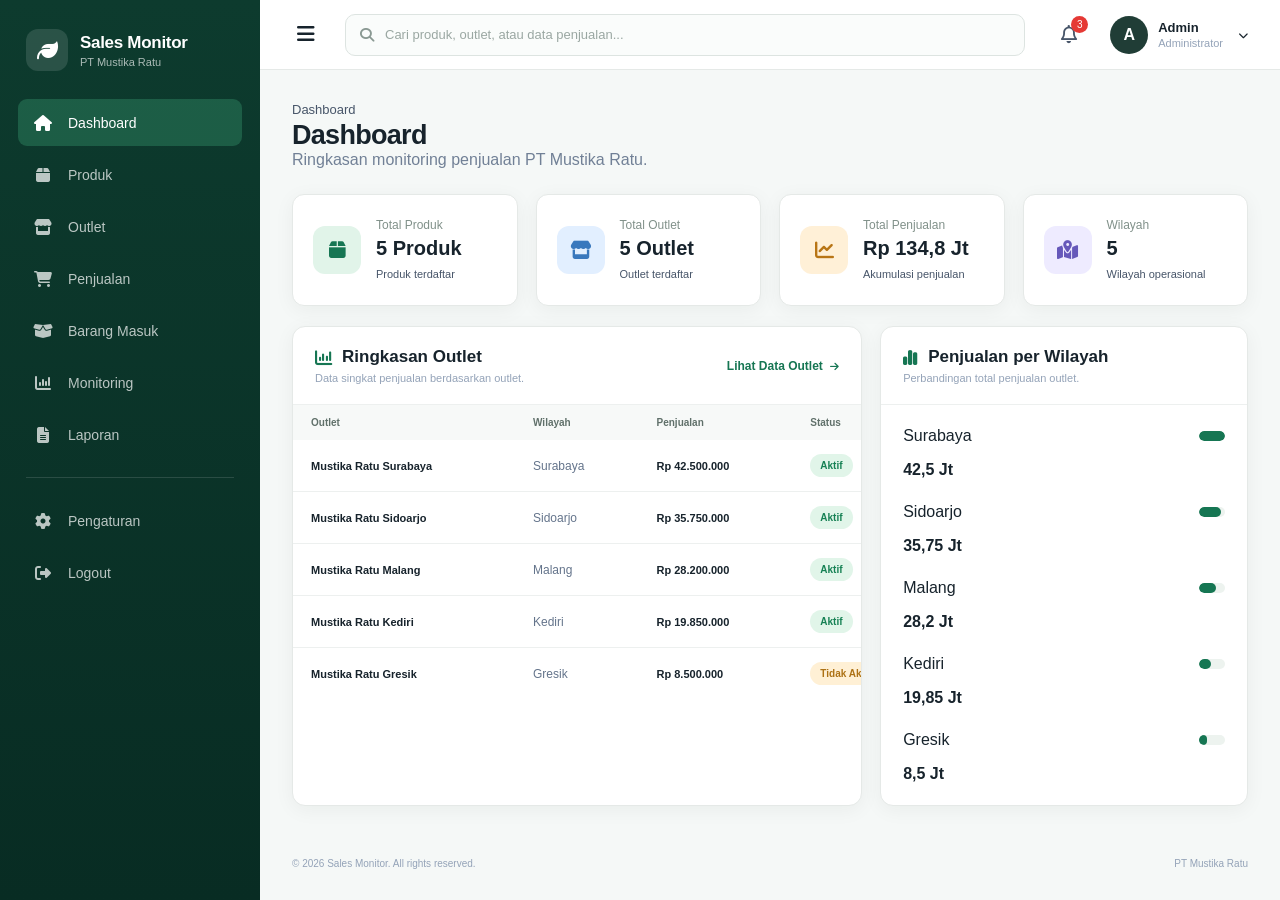
<file: index.html>
<!DOCTYPE html>
<html lang="id">
<head>
  <meta charset="UTF-8">
  <meta name="viewport" content="width=device-width, initial-scale=1.0">
  <title>Dashboard - Sales Monitor</title>
  <link rel="stylesheet" href="style.css">
  <script src="script.js" defer></script>
  <link rel="stylesheet" href="https://cdnjs.cloudflare.com/ajax/libs/font-awesome/6.5.2/css/all.min.css">
</head>
<body>
<div class="app">
  <aside class="sidebar">
    <div class="brand">
      <div class="brand-logo"><i class="fa-solid fa-leaf"></i></div>
      <div><h2>Sales Monitor</h2><span>PT Mustika Ratu</span></div>
    </div>
    <nav class="menu">
      <a href="index.html" class="menu-item active"><i class="fa-solid fa-house"></i><span>Dashboard</span></a>
      <a href="produk.html" class="menu-item"><i class="fa-solid fa-box"></i><span>Produk</span></a>
      <a href="outlet.html" class="menu-item"><i class="fa-solid fa-store"></i><span>Outlet</span></a>
    <a href="penjualan.html" class="menu-item">
    <i class="fa-solid fa-cart-shopping"></i>
    <span>Penjualan</span>
</a>
      <a href="barang-masuk.html" class="menu-item"><i class="fa-solid fa-box-open"></i><span>Barang Masuk</span></a>
      <a href="monitoring.html" class="menu-item"><i class="fa-solid fa-chart-column"></i><span>Monitoring</span></a>
      <a href="laporan.html" class="menu-item"><i class="fa-solid fa-file-lines"></i><span>Laporan</span></a>
      <div class="menu-divider"></div>
      <a href="pengaturan.html" class="menu-item"><i class="fa-solid fa-gear"></i><span>Pengaturan</span></a>
      <a href="#" class="menu-item" onclick="logout(event)">
    <i class="fa-solid fa-right-from-bracket"></i>
    <span>Logout</span>
</a>
    </nav>
  </aside>

  <main class="main-content">
    <header class="topbar">
      <button class="menu-btn" aria-label="Buka menu"><i class="fa-solid fa-bars"></i></button>
      <div class="search-box">
        <i class="fa-solid fa-magnifying-glass"></i>
        <input type="text" placeholder="Cari produk, outlet, atau data penjualan...">
      </div>
      <div class="topbar-right">
        <div class="notification"><i class="fa-regular fa-bell"></i><span>3</span></div>
        <div class="profile">
          <div class="profile-avatar">A</div>
          <div class="profile-info"><strong>Admin</strong><span>Administrator</span></div>
          <i class="fa-solid fa-chevron-down"></i>
        </div>
      </div>
    </header>

    <section class="content">
      <div class="page-header">
        <div>
          <div class="breadcrumb">Dashboard</div>
          <h1>Dashboard</h1>
          <p>Ringkasan monitoring penjualan PT Mustika Ratu.</p>
        </div>
      </div>

      <div class="summary-grid">
        <div class="summary-card">
          <div class="summary-icon green"><i class="fa-solid fa-box"></i></div>
          <div><span>Total Produk</span><strong>5 Produk</strong><small>Produk terdaftar</small></div>
        </div>
        <div class="summary-card">
          <div class="summary-icon blue"><i class="fa-solid fa-store"></i></div>
          <div><span>Total Outlet</span><strong>5 Outlet</strong><small>Outlet terdaftar</small></div>
        </div>
        <div class="summary-card">
          <div class="summary-icon orange"><i class="fa-solid fa-chart-line"></i></div>
          <div><span>Total Penjualan</span><strong>Rp 134,8 Jt</strong><small>Akumulasi penjualan</small></div>
        </div>
        <div class="summary-card">
          <div class="summary-icon purple"><i class="fa-solid fa-map-location-dot"></i></div>
          <div><span>Wilayah</span><strong>5</strong><small>Wilayah operasional</small></div>
        </div>
      </div>

      <div class="dashboard-grid">
        <section class="dashboard-card outlet-summary">
          <div class="dashboard-card-header">
            <div>
              <h2><i class="fa-solid fa-chart-column"></i> Ringkasan Outlet</h2>
              <p>Data singkat penjualan berdasarkan outlet.</p>
            </div>
            <a href="outlet.html" class="view-link">Lihat Data Outlet <i class="fa-solid fa-arrow-right"></i></a>
          </div>
          <div class="dashboard-table-wrap">
            <table class="dashboard-table">
              <thead><tr><th>Outlet</th><th>Wilayah</th><th>Penjualan</th><th>Status</th></tr></thead>
              <tbody>
                <tr><td><strong>Mustika Ratu Surabaya</strong></td><td>Surabaya</td><td><strong>Rp 42.500.000</strong></td><td><span class="stock-status available">Aktif</span></td></tr>
                <tr><td><strong>Mustika Ratu Sidoarjo</strong></td><td>Sidoarjo</td><td><strong>Rp 35.750.000</strong></td><td><span class="stock-status available">Aktif</span></td></tr>
                <tr><td><strong>Mustika Ratu Malang</strong></td><td>Malang</td><td><strong>Rp 28.200.000</strong></td><td><span class="stock-status available">Aktif</span></td></tr>
                <tr><td><strong>Mustika Ratu Kediri</strong></td><td>Kediri</td><td><strong>Rp 19.850.000</strong></td><td><span class="stock-status available">Aktif</span></td></tr>
                <tr><td><strong>Mustika Ratu Gresik</strong></td><td>Gresik</td><td><strong>Rp 8.500.000</strong></td><td><span class="stock-status low">Tidak Aktif</span></td></tr>
              </tbody>
            </table>
          </div>
        </section>

        <section class="dashboard-card sales-chart">
          <div class="dashboard-card-header">
            <div>
              <h2><i class="fa-solid fa-chart-simple"></i> Penjualan per Wilayah</h2>
              <p>Perbandingan total penjualan outlet.</p>
            </div>
          </div>
          <div class="bar-chart">
            <div class="bar-row"><span>Surabaya</span><div class="bar-track"><div class="bar-fill" style="width:100%"></div></div><strong>42,5 Jt</strong></div>
            <div class="bar-row"><span>Sidoarjo</span><div class="bar-track"><div class="bar-fill" style="width:84%"></div></div><strong>35,75 Jt</strong></div>
            <div class="bar-row"><span>Malang</span><div class="bar-track"><div class="bar-fill" style="width:66%"></div></div><strong>28,2 Jt</strong></div>
            <div class="bar-row"><span>Kediri</span><div class="bar-track"><div class="bar-fill" style="width:47%"></div></div><strong>19,85 Jt</strong></div>
            <div class="bar-row"><span>Gresik</span><div class="bar-track"><div class="bar-fill" style="width:20%"></div></div><strong>8,5 Jt</strong></div>
          </div>
        </section>
      </div>
    </section>

    <footer class="footer"><span>© 2026 Sales Monitor. All rights reserved.</span><span>PT Mustika Ratu</span></footer>
  </main>
</div>
<script>
function logout(event) {
    event.preventDefault();

    const yakin = confirm(
        "Apakah Anda yakin ingin logout?"
    );

    if (yakin) {
        window.location.href = "login.html";
    }
}
</script>
</body>
</html>
</file>
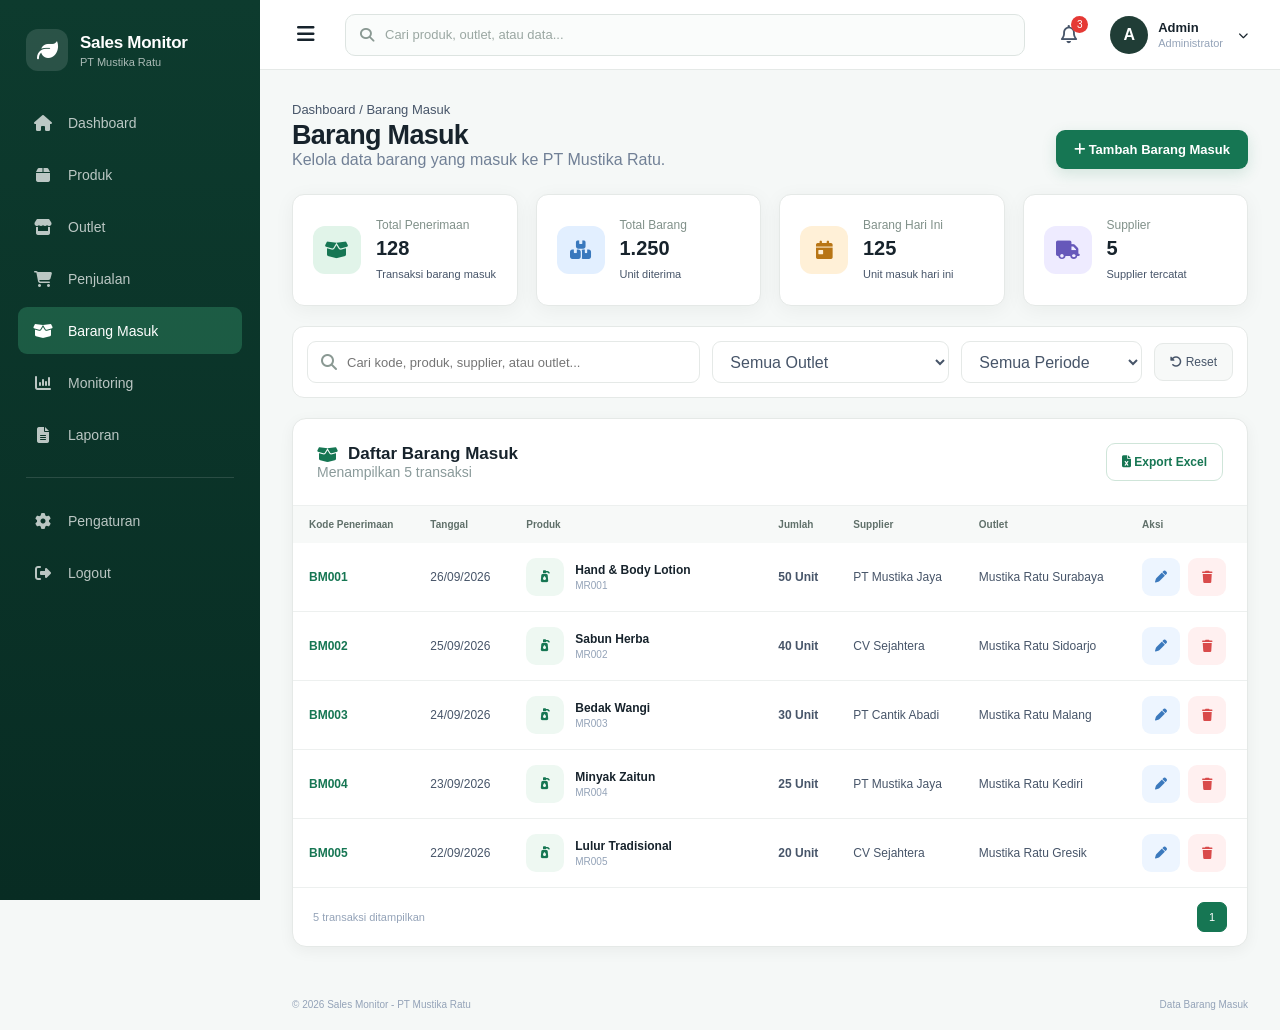
<file: barang-masuk.html>
<!DOCTYPE html>
<html lang="id">
<head>
    <meta charset="UTF-8">
    <meta name="viewport" content="width=device-width, initial-scale=1.0">
    <title>Barang Masuk - Sales Monitor</title>

    <link rel="stylesheet" href="style.css">
    <link rel="stylesheet"
          href="https://cdnjs.cloudflare.com/ajax/libs/font-awesome/6.5.2/css/all.min.css">
</head>

<body>
<div class="app">

    <!-- SIDEBAR -->
    <aside class="sidebar">
        <div class="brand">
            <div class="brand-logo">
                <i class="fa-solid fa-leaf"></i>
            </div>
            <div>
                <h2>Sales Monitor</h2>
                <span>PT Mustika Ratu</span>
            </div>
        </div>

        <nav class="menu">
            <a href="index.html" class="menu-item">
                <i class="fa-solid fa-house"></i>
                <span>Dashboard</span>
            </a>

            <a href="produk.html" class="menu-item">
                <i class="fa-solid fa-box"></i>
                <span>Produk</span>
            </a>

            <a href="outlet.html" class="menu-item">
                <i class="fa-solid fa-store"></i>
                <span>Outlet</span>
            </a>

            <a href="penjualan.html" class="menu-item">
                <i class="fa-solid fa-cart-shopping"></i>
                <span>Penjualan</span>
            </a>

            <a href="barang-masuk.html" class="menu-item active">
                <i class="fa-solid fa-box-open"></i>
                <span>Barang Masuk</span>
            </a>

            <a href="monitoring.html" class="menu-item">
                <i class="fa-solid fa-chart-column"></i>
                <span>Monitoring</span>
            </a>

            <a href="laporan.html" class="menu-item">
                <i class="fa-solid fa-file-lines"></i>
                <span>Laporan</span>
            </a>

            <div class="menu-divider"></div>

           <a href="pengaturan.html" class="menu-item">
                <i class="fa-solid fa-gear"></i>
                <span>Pengaturan</span>
            </a>

           <a href="#" class="menu-item" onclick="logout(event)">
    <i class="fa-solid fa-right-from-bracket"></i>
    <span>Logout</span>
</a>
        </nav>
    </aside>

    <!-- MAIN -->
    <main class="main-content">

        <!-- TOPBAR -->
        <header class="topbar">
            <button class="menu-btn" type="button">
                <i class="fa-solid fa-bars"></i>
            </button>

            <div class="search-box">
                <i class="fa-solid fa-magnifying-glass"></i>
                <input id="topSearch"
                       type="text"
                       placeholder="Cari produk, outlet, atau data...">
            </div>

            <div class="topbar-right">
                <div class="notification">
                    <i class="fa-regular fa-bell"></i>
                    <span>3</span>
                </div>

                <div class="profile">
                    <div class="profile-avatar">A</div>
                    <div class="profile-info">
                        <strong>Admin</strong>
                        <span>Administrator</span>
                    </div>
                    <i class="fa-solid fa-chevron-down"></i>
                </div>
            </div>
        </header>

        <section class="content">

            <!-- HEADER -->
            <div class="page-header">
                <div>
                    <div class="breadcrumb">Dashboard / Barang Masuk</div>
                    <h1>Barang Masuk</h1>
                    <p>Kelola data barang yang masuk ke PT Mustika Ratu.</p>
                </div>

                <button class="btn-primary" type="button" onclick="openIncomingModal()">
                    <i class="fa-solid fa-plus"></i>
                    Tambah Barang Masuk
                </button>
            </div>

            <!-- SUMMARY -->
            <div class="summary-grid">
                <div class="summary-card">
                    <div class="summary-icon green">
                        <i class="fa-solid fa-box-open"></i>
                    </div>
                    <div>
                        <span>Total Penerimaan</span>
                        <strong id="totalPenerimaan">128</strong>
                        <small>Transaksi barang masuk</small>
                    </div>
                </div>

                <div class="summary-card">
                    <div class="summary-icon blue">
                        <i class="fa-solid fa-boxes-stacked"></i>
                    </div>
                    <div>
                        <span>Total Barang</span>
                        <strong id="totalBarang">1.250</strong>
                        <small>Unit diterima</small>
                    </div>
                </div>

                <div class="summary-card">
                    <div class="summary-icon orange">
                        <i class="fa-solid fa-calendar-day"></i>
                    </div>
                    <div>
                        <span>Barang Hari Ini</span>
                        <strong id="barangHariIni">125</strong>
                        <small>Unit masuk hari ini</small>
                    </div>
                </div>

                <div class="summary-card">
                    <div class="summary-icon purple">
                        <i class="fa-solid fa-truck"></i>
                    </div>
                    <div>
                        <span>Supplier</span>
                        <strong id="totalSupplier">5</strong>
                        <small>Supplier tercatat</small>
                    </div>
                </div>
            </div>

            <!-- FILTER -->
            <div class="filter-section">
                <div class="filter-search">
                    <i class="fa-solid fa-magnifying-glass"></i>
                    <input id="incomingSearch"
                           type="text"
                           placeholder="Cari kode, produk, supplier, atau outlet...">
                </div>

                <select id="incomingOutlet">
                    <option value="">Semua Outlet</option>
                    <option>Mustika Ratu Surabaya</option>
                    <option>Mustika Ratu Sidoarjo</option>
                    <option>Mustika Ratu Malang</option>
                    <option>Mustika Ratu Kediri</option>
                    <option>Mustika Ratu Gresik</option>
                </select>

                <select id="incomingPeriod">
                    <option value="">Semua Periode</option>
                    <option value="hari">Hari Ini</option>
                    <option value="minggu">Minggu Ini</option>
                    <option value="bulan">Bulan Ini</option>
                </select>

                <button class="btn-reset" type="button" onclick="resetIncomingFilter()">
                    <i class="fa-solid fa-rotate-left"></i>
                    Reset
                </button>
            </div>

            <!-- TABLE -->
            <div class="table-card">
                <div class="table-header">
                    <div>
                        <h2>
                            <i class="fa-solid fa-box-open"></i>
                            Daftar Barang Masuk
                        </h2>
                        <p id="incomingCount">Menampilkan 5 transaksi</p>
                    </div>

                    <button class="btn-export" type="button" onclick="exportIncoming()">
                        <i class="fa-solid fa-file-excel"></i>
                        Export Excel
                    </button>
                </div>

                <div class="table-wrapper">
                    <table>
                        <thead>
                            <tr>
                                <th>Kode Penerimaan</th>
                                <th>Tanggal</th>
                                <th>Produk</th>
                                <th>Jumlah</th>
                                <th>Supplier</th>
                                <th>Outlet</th>
                                <th>Aksi</th>
                            </tr>
                        </thead>

                        <tbody id="incomingTable">
                            <tr>
                                <td><strong class="product-code">BM001</strong></td>
                                <td>26/09/2026</td>
                                <td>
                                    <div class="product-name">
                                        <div class="product-image">
                                            <i class="fa-solid fa-pump-soap"></i>
                                        </div>
                                        <div>
                                            <strong>Hand &amp; Body Lotion</strong>
                                            <span>MR001</span>
                                        </div>
                                    </div>
                                </td>
                                <td><strong>50 Unit</strong></td>
                                <td>PT Mustika Jaya</td>
                                <td>Mustika Ratu Surabaya</td>
                                <td>
                                    <div class="table-actions">
                                        <button class="edit-btn" type="button" title="Edit">
                                            <i class="fa-solid fa-pen"></i>
                                        </button>
                                        <button class="delete-btn" type="button" title="Hapus">
                                            <i class="fa-solid fa-trash"></i>
                                        </button>
                                    </div>
                                </td>
                            </tr>

                            <tr>
                                <td><strong class="product-code">BM002</strong></td>
                                <td>25/09/2026</td>
                                <td>
                                    <div class="product-name">
                                        <div class="product-image">
                                            <i class="fa-solid fa-pump-soap"></i>
                                        </div>
                                        <div>
                                            <strong>Sabun Herba</strong>
                                            <span>MR002</span>
                                        </div>
                                    </div>
                                </td>
                                <td><strong>40 Unit</strong></td>
                                <td>CV Sejahtera</td>
                                <td>Mustika Ratu Sidoarjo</td>
                                <td>
                                    <div class="table-actions">
                                        <button class="edit-btn" type="button"><i class="fa-solid fa-pen"></i></button>
                                        <button class="delete-btn" type="button"><i class="fa-solid fa-trash"></i></button>
                                    </div>
                                </td>
                            </tr>

                            <tr>
                                <td><strong class="product-code">BM003</strong></td>
                                <td>24/09/2026</td>
                                <td>
                                    <div class="product-name">
                                        <div class="product-image">
                                            <i class="fa-solid fa-pump-soap"></i>
                                        </div>
                                        <div>
                                            <strong>Bedak Wangi</strong>
                                            <span>MR003</span>
                                        </div>
                                    </div>
                                </td>
                                <td><strong>30 Unit</strong></td>
                                <td>PT Cantik Abadi</td>
                                <td>Mustika Ratu Malang</td>
                                <td>
                                    <div class="table-actions">
                                        <button class="edit-btn" type="button"><i class="fa-solid fa-pen"></i></button>
                                        <button class="delete-btn" type="button"><i class="fa-solid fa-trash"></i></button>
                                    </div>
                                </td>
                            </tr>

                            <tr>
                                <td><strong class="product-code">BM004</strong></td>
                                <td>23/09/2026</td>
                                <td>
                                    <div class="product-name">
                                        <div class="product-image">
                                            <i class="fa-solid fa-pump-soap"></i>
                                        </div>
                                        <div>
                                            <strong>Minyak Zaitun</strong>
                                            <span>MR004</span>
                                        </div>
                                    </div>
                                </td>
                                <td><strong>25 Unit</strong></td>
                                <td>PT Mustika Jaya</td>
                                <td>Mustika Ratu Kediri</td>
                                <td>
                                    <div class="table-actions">
                                        <button class="edit-btn" type="button"><i class="fa-solid fa-pen"></i></button>
                                        <button class="delete-btn" type="button"><i class="fa-solid fa-trash"></i></button>
                                    </div>
                                </td>
                            </tr>

                            <tr>
                                <td><strong class="product-code">BM005</strong></td>
                                <td>22/09/2026</td>
                                <td>
                                    <div class="product-name">
                                        <div class="product-image">
                                            <i class="fa-solid fa-pump-soap"></i>
                                        </div>
                                        <div>
                                            <strong>Lulur Tradisional</strong>
                                            <span>MR005</span>
                                        </div>
                                    </div>
                                </td>
                                <td><strong>20 Unit</strong></td>
                                <td>CV Sejahtera</td>
                                <td>Mustika Ratu Gresik</td>
                                <td>
                                    <div class="table-actions">
                                        <button class="edit-btn" type="button"><i class="fa-solid fa-pen"></i></button>
                                        <button class="delete-btn" type="button"><i class="fa-solid fa-trash"></i></button>
                                    </div>
                                </td>
                            </tr>
                        </tbody>
                    </table>
                </div>

                <div class="table-footer">
                    <span id="footerCount">5 transaksi ditampilkan</span>
                    <div class="pagination">
                        <button class="active" type="button">1</button>
                    </div>
                </div>
            </div>

        </section>

        <footer class="footer">
            <span>© 2026 Sales Monitor - PT Mustika Ratu</span>
            <span>Data Barang Masuk</span>
        </footer>
    </main>
</div>

<!-- MODAL -->
<div class="modal-overlay" id="incomingModal">
    <div class="product-modal">
        <div class="modal-header">
            <div>
                <h2>Tambah Barang Masuk</h2>
                <p>Masukkan data penerimaan barang baru.</p>
            </div>
            <button class="modal-close" type="button" onclick="closeIncomingModal()">
                <i class="fa-solid fa-xmark"></i>
            </button>
        </div>

        <div class="form-grid">
            <div class="form-group">
                <label>Kode Penerimaan</label>
                <input id="bmKode" type="text" placeholder="Contoh: BM006">
            </div>

            <div class="form-group">
                <label>Tanggal</label>
                <input id="bmTanggal" type="date">
            </div>

            <div class="form-group">
                <label>Produk</label>
                <select id="bmProduk">
                    <option>Hand & Body Lotion</option>
                    <option>Sabun Herba</option>
                    <option>Bedak Wangi</option>
                    <option>Minyak Zaitun</option>
                    <option>Lulur Tradisional</option>
                </select>
            </div>

            <div class="form-group">
                <label>Jumlah</label>
                <input id="bmJumlah" type="number" min="1" placeholder="Jumlah unit">
            </div>

            <div class="form-group">
                <label>Supplier</label>
                <input id="bmSupplier" type="text" placeholder="Nama supplier">
            </div>

            <div class="form-group">
                <label>Outlet</label>
                <select id="bmOutlet">
                    <option>Mustika Ratu Surabaya</option>
                    <option>Mustika Ratu Sidoarjo</option>
                    <option>Mustika Ratu Malang</option>
                    <option>Mustika Ratu Kediri</option>
                    <option>Mustika Ratu Gresik</option>
                </select>
            </div>
        </div>

        <div class="modal-footer">
            <button class="btn-cancel" type="button" onclick="closeIncomingModal()">Batal</button>
            <button class="btn-primary" type="button" onclick="saveIncoming()">Simpan</button>
        </div>
    </div>
</div>

<script>
function openIncomingModal() {
    document.getElementById("incomingModal").classList.add("show");
}

function closeIncomingModal() {
    document.getElementById("incomingModal").classList.remove("show");
}

function applyIncomingFilter() {
    const keyword = document.getElementById("incomingSearch").value.toLowerCase().trim();
    const outlet = document.getElementById("incomingOutlet").value.toLowerCase();
    const rows = document.querySelectorAll("#incomingTable tr");
    let count = 0;

    rows.forEach(row => {
        const text = row.innerText.toLowerCase();
        const cocokSearch = !keyword || text.includes(keyword);
        const cocokOutlet = !outlet || text.includes(outlet);

        const tampil = cocokSearch && cocokOutlet;
        row.style.display = tampil ? "" : "none";

        if (tampil) count++;
    });

    document.getElementById("incomingCount").textContent =
        `Menampilkan ${count} transaksi`;

    document.getElementById("footerCount").textContent =
        `${count} transaksi ditampilkan`;
}

function resetIncomingFilter() {
    document.getElementById("incomingSearch").value = "";
    document.getElementById("incomingOutlet").value = "";
    document.getElementById("incomingPeriod").value = "";
    applyIncomingFilter();
}

function saveIncoming() {
    const kode = document.getElementById("bmKode").value.trim();
    const tanggal = document.getElementById("bmTanggal").value;
    const produk = document.getElementById("bmProduk").value;
    const jumlah = document.getElementById("bmJumlah").value;
    const supplier = document.getElementById("bmSupplier").value.trim();
    const outlet = document.getElementById("bmOutlet").value;

    if (!kode || !tanggal || !jumlah || !supplier) {
        alert("Lengkapi data barang masuk terlebih dahulu.");
        return;
    }

    const tanggalTampil = new Date(tanggal + "T00:00:00")
        .toLocaleDateString("id-ID");

    const kodeProduk = {
        "Hand & Body Lotion": "MR001",
        "Sabun Herba": "MR002",
        "Bedak Wangi": "MR003",
        "Minyak Zaitun": "MR004",
        "Lulur Tradisional": "MR005"
    }[produk];

    const row = document.createElement("tr");
    row.innerHTML = `
        <td><strong class="product-code">${kode}</strong></td>
        <td>${tanggalTampil}</td>
        <td>
            <div class="product-name">
                <div class="product-image">
                    <i class="fa-solid fa-pump-soap"></i>
                </div>
                <div>
                    <strong>${produk}</strong>
                    <span>${kodeProduk}</span>
                </div>
            </div>
        </td>
        <td><strong>${Number(jumlah).toLocaleString("id-ID")} Unit</strong></td>
        <td>${supplier}</td>
        <td>${outlet}</td>
        <td>
            <div class="table-actions">
                <button class="edit-btn" type="button">
                    <i class="fa-solid fa-pen"></i>
                </button>
                <button class="delete-btn" type="button"
                        onclick="this.closest('tr').remove(); applyIncomingFilter();">
                    <i class="fa-solid fa-trash"></i>
                </button>
            </div>
        </td>
    `;

    document.getElementById("incomingTable").prepend(row);

    closeIncomingModal();
    applyIncomingFilter();

    document.getElementById("bmKode").value = "";
    document.getElementById("bmTanggal").value = "";
    document.getElementById("bmJumlah").value = "";
    document.getElementById("bmSupplier").value = "";

    alert("Barang masuk berhasil ditambahkan.");
}

function exportIncoming() {
    alert("Fitur Export Excel bisa disambungkan setelah data barang masuk sudah final.");
}

document.addEventListener("DOMContentLoaded", function () {
    document.getElementById("incomingSearch")
        .addEventListener("input", applyIncomingFilter);

    document.getElementById("incomingOutlet")
        .addEventListener("change", applyIncomingFilter);

    document.querySelector(".menu-btn")
        ?.addEventListener("click", function () {
            document.querySelector(".sidebar")?.classList.toggle("open");
        });
});
</script>

<script>
function logout(event) {
    event.preventDefault();

    const yakin = confirm(
        "Apakah Anda yakin ingin logout?"
    );

    if (yakin) {
        window.location.href = "login.html";
    }
}
</script>
</body>
</html>
</file>
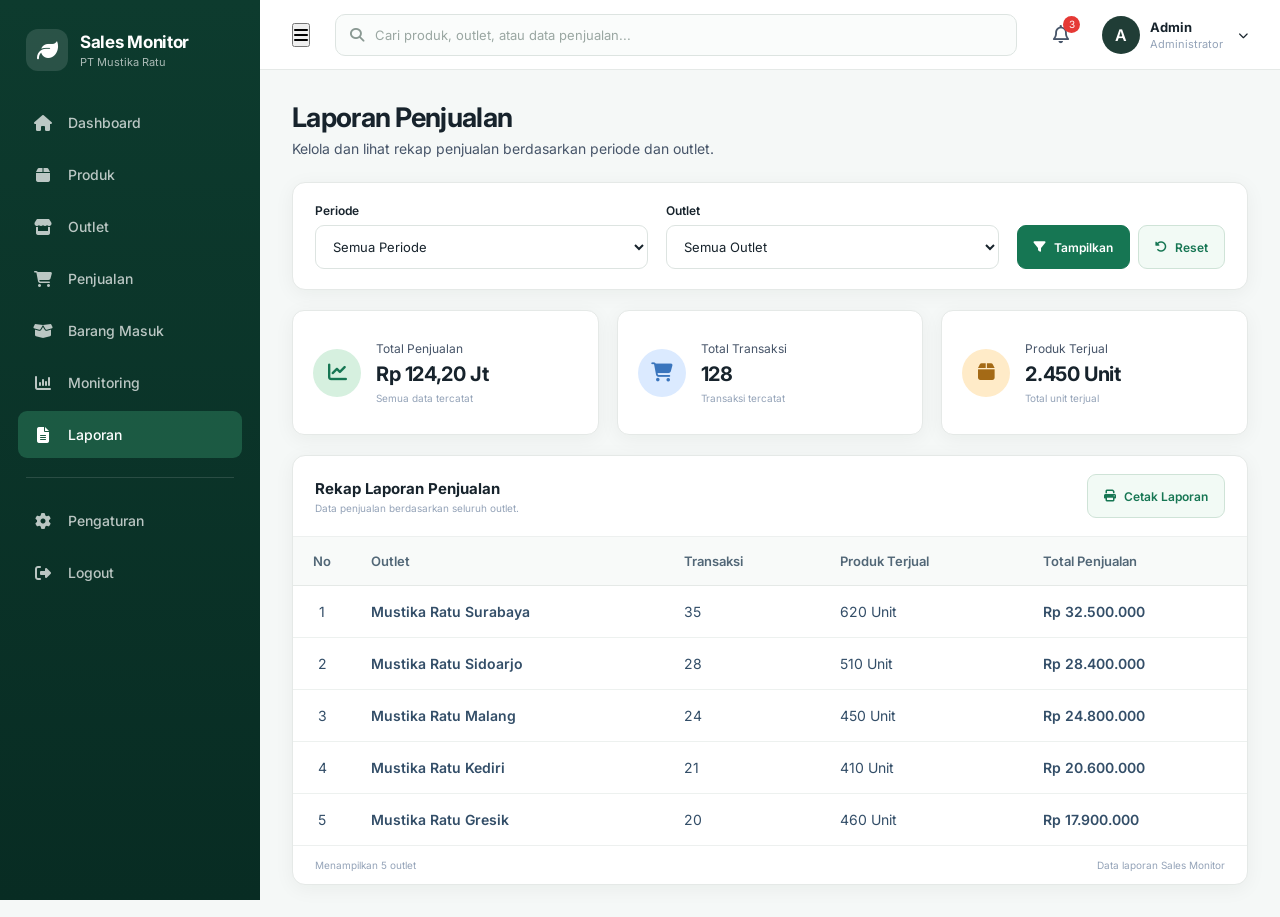
<file: laporan.html>
<!DOCTYPE html>
<html lang="id">
<head>
    <meta charset="UTF-8">
    <meta name="viewport" content="width=device-width, initial-scale=1.0">
    <title>Laporan - Sales Monitor</title>

    <!-- Font & Icon yang sama dengan Dashboard -->
    <link rel="preconnect" href="https://fonts.googleapis.com">
    <link rel="preconnect" href="https://fonts.gstatic.com" crossorigin>
    <link href="https://fonts.googleapis.com/css2?family=Inter:wght@400;500;600;700&display=swap" rel="stylesheet">
    <link rel="stylesheet" href="https://cdnjs.cloudflare.com/ajax/libs/font-awesome/6.5.2/css/all.min.css">
    <link rel="stylesheet" href="style.css">

    <style>
        /* =====================================================
           LAPORAN - MENYESUAIKAN LAYOUT DASHBOARD
        ===================================================== */
        .report-content {
            padding: 32px;
            width: 100%;
        }

        .report-header {
            display: flex;
            align-items: flex-end;
            justify-content: space-between;
            gap: 20px;
            margin-bottom: 25px;
        }

        .report-header h1 {
            font-size: 27px;
            line-height: 1.2;
            letter-spacing: -0.7px;
            color: var(--text-dark);
        }

        .report-header p {
            margin-top: 6px;
            font-size: 14px;
            color: var(--text);
        }

        /* FILTER */
        .report-filter {
            background: #fff;
            border: 1px solid var(--border);
            border-radius: 13px;
            box-shadow: var(--shadow);
            padding: 20px 22px;
            margin-bottom: 20px;
            display: grid;
            grid-template-columns: minmax(0, 1fr) minmax(0, 1fr) auto;
            gap: 18px;
            align-items: end;
        }

        .report-filter-group {
            display: flex;
            flex-direction: column;
            gap: 7px;
            min-width: 0;
        }

        .report-filter-group label {
            color: var(--text-dark);
            font-size: 12px;
            font-weight: 600;
        }

        .report-filter-group select {
            width: 100%;
            height: 44px;
            padding: 0 13px;
            border: 1px solid #dde4e1;
            border-radius: 9px;
            background: #fff;
            color: var(--text-dark);
            font: 400 13px "Inter", sans-serif;
            outline: none;
            cursor: pointer;
        }

        .report-filter-group select:focus {
            border-color: var(--green);
            box-shadow: 0 0 0 3px rgba(22,118,83,.08);
        }

        .report-filter-actions {
            display: flex;
            gap: 8px;
        }

        .report-btn {
            height: 44px;
            padding: 0 16px;
            border-radius: 9px;
            border: 1px solid #cfe3d7;
            background: #f2faf5;
            color: var(--green);
            font: 600 12px "Inter", sans-serif;
            display: inline-flex;
            align-items: center;
            justify-content: center;
            gap: 8px;
            cursor: pointer;
            white-space: nowrap;
            transition: .2s ease;
        }

        .report-btn.primary {
            color: #fff;
            background: var(--green);
            border-color: var(--green);
        }

        .report-btn.primary:hover {
            background: var(--green-dark);
        }

        .report-btn.secondary:hover {
            background: var(--green-light);
        }

        /* SUMMARY - SAMA SEPERTI DASHBOARD */
        .report-summary {
            display: grid;
            grid-template-columns: repeat(3, minmax(0, 1fr));
            gap: 18px;
            margin-bottom: 20px;
        }

        .report-stat {
            min-height: 125px;
            background: #fff;
            border: 1px solid var(--border);
            border-radius: 12px;
            padding: 20px;
            display: flex;
            align-items: center;
            gap: 15px;
            box-shadow: var(--shadow);
        }

        .report-stat-icon {
            width: 48px;
            height: 48px;
            flex: 0 0 48px;
            border-radius: 50%;
            display: flex;
            align-items: center;
            justify-content: center;
            font-size: 19px;
        }

        .report-stat.sales .report-stat-icon {
            background: #d6f0df;
            color: var(--green);
        }

        .report-stat.transaction .report-stat-icon {
            background: #dbeaff;
            color: #3a75bd;
        }

        .report-stat.product .report-stat-icon {
            background: #ffebc8;
            color: #a46a16;
        }

        .report-stat-text {
            min-width: 0;
        }

        .report-stat-text span {
            display: block;
            color: var(--text);
            font-size: 12px;
            margin-bottom: 6px;
        }

        .report-stat-text strong {
            display: block;
            color: var(--text-dark);
            font-size: 20px;
            line-height: 1.2;
            letter-spacing: -0.4px;
        }

        .report-stat-text small {
            display: block;
            margin-top: 6px;
            color: var(--text-light);
            font-size: 10px;
        }

        /* TABLE CARD - SAMA DENGAN CARD DASHBOARD */
        .report-table-card {
            background: #fff;
            border: 1px solid var(--border);
            border-radius: 13px;
            box-shadow: var(--shadow);
            overflow: hidden;
        }

        .report-table-header {
            min-height: 65px;
            padding: 18px 22px;
            display: flex;
            align-items: center;
            justify-content: space-between;
            gap: 15px;
            border-bottom: 1px solid #edf0ef;
        }

        .report-table-title h2 {
            font-size: 15px;
            color: var(--text-dark);
        }

        .report-table-title p {
            margin-top: 4px;
            color: var(--text-light);
            font-size: 10px;
        }

        .report-table-wrap {
            width: 100%;
            overflow-x: auto;
        }

        .report-table {
            width: 100%;
            min-width: 760px;
            border-collapse: collapse;
        }

        .report-table th {
            padding: 13px 18px;
            background: #f8faf9;
            border-bottom: 1px solid var(--border);
            color: var(--text);
            font-size: 11px;
            font-weight: 600;
            text-align: left;
            white-space: nowrap;
        }

        .report-table td {
            padding: 15px 18px;
            border-bottom: 1px solid #edf1ef;
            color: var(--text);
            font-size: 12px;
            vertical-align: middle;
        }

        .report-table tbody tr:last-child td {
            border-bottom: none;
        }

        .report-table tbody tr:hover {
            background: #fbfdfc;
        }

        .report-table .number {
            width: 55px;
            text-align: center;
            color: var(--text-light);
        }

        .report-table .outlet-name {
            color: var(--text-dark);
            font-weight: 600;
        }

        .report-table .money {
            color: var(--text-dark);
            font-weight: 600;
            white-space: nowrap;
        }

        .report-table .center {
            text-align: center;
        }

        .empty-row td {
            padding: 35px 18px;
            text-align: center;
            color: var(--text-light);
        }

        .report-footer {
            padding: 13px 22px;
            border-top: 1px solid #edf0ef;
            color: var(--text-light);
            font-size: 10px;
            display: flex;
            justify-content: space-between;
            gap: 12px;
        }

        /* NOTIFICATION */
        .report-toast {
            position: fixed;
            right: 28px;
            bottom: 25px;
            z-index: 999;
            background: #173e33;
            color: #fff;
            padding: 12px 16px;
            border-radius: 9px;
            box-shadow: 0 8px 25px rgba(15,35,28,.18);
            font-size: 12px;
            opacity: 0;
            transform: translateY(10px);
            pointer-events: none;
            transition: .2s ease;
        }

        .report-toast.show {
            opacity: 1;
            transform: translateY(0);
        }

        /* RESPONSIVE */
        @media (max-width: 1200px) {
            .report-filter {
                grid-template-columns: repeat(2, minmax(0, 1fr));
            }

            .report-filter-actions {
                grid-column: 1 / -1;
            }

            .report-filter-actions .report-btn {
                flex: 1;
            }
        }

        @media (max-width: 900px) {
            .report-summary {
                grid-template-columns: 1fr;
            }
        }

        @media (max-width: 768px) {
            .report-content {
                padding: 20px;
            }

            .report-header {
                align-items: flex-start;
                flex-direction: column;
            }

            .report-filter {
                grid-template-columns: 1fr;
                padding: 18px;
            }

            .report-filter-actions {
                grid-column: auto;
            }

            .report-table-header {
                align-items: flex-start;
                flex-direction: column;
            }

            .report-table-header .report-btn {
                width: 100%;
            }

            .report-footer {
                flex-direction: column;
            }
        }

        /* CETAK */
        @media print {
            body {
                background: #fff !important;
            }

            .sidebar,
            .topbar,
            .report-filter,
            .report-table-header .report-btn,
            .report-toast {
                display: none !important;
            }

            .main-content {
                width: 100% !important;
                margin: 0 !important;
            }

            .report-content {
                padding: 0 !important;
            }

            .report-header {
                margin-bottom: 20px;
            }

            .report-table-card,
            .report-stat {
                box-shadow: none !important;
            }
        }
    </style>
</head>

<body>
<div class="app">

    <!-- SIDEBAR -->
    <aside class="sidebar">
        <div class="brand">
            <div class="brand-logo">
                <i class="fa-solid fa-leaf"></i>
            </div>
            <div>
                <h2>Sales Monitor</h2>
                <span>PT Mustika Ratu</span>
            </div>
        </div>

        <nav class="menu">
            <a href="index.html" class="menu-item">
                <i class="fa-solid fa-house"></i>
                <span>Dashboard</span>
            </a>
            <a href="produk.html" class="menu-item">
                <i class="fa-solid fa-box"></i>
                <span>Produk</span>
            </a>
            <a href="outlet.html" class="menu-item">
                <i class="fa-solid fa-store"></i>
                <span>Outlet</span>
            </a>
            <a href="penjualan.html" class="menu-item">
                <i class="fa-solid fa-cart-shopping"></i>
                <span>Penjualan</span>
            </a>
            <a href="barang-masuk.html" class="menu-item">
                <i class="fa-solid fa-box-open"></i>
                <span>Barang Masuk</span>
            </a>
            <a href="monitoring.html" class="menu-item">
                <i class="fa-solid fa-chart-column"></i>
                <span>Monitoring</span>
            </a>
            <a href="laporan.html" class="menu-item active">
                <i class="fa-solid fa-file-lines"></i>
                <span>Laporan</span>
            </a>

            <div class="menu-divider"></div>

            <a href="pengaturan.html" class="menu-item">
                <i class="fa-solid fa-gear"></i>
                <span>Pengaturan</span>
            </a>
            <a href="#" class="menu-item" onclick="logout(event)">
    <i class="fa-solid fa-right-from-bracket"></i>
    <span>Logout</span>
</a>
            </a>
        </nav>
    </aside>

    <!-- MAIN -->
    <main class="main-content">

        <!-- TOPBAR -->
        <header class="topbar">
            <button class="menu-toggle" type="button" aria-label="Buka menu">
                <i class="fa-solid fa-bars"></i>
            </button>

            <div class="search-box">
                <i class="fa-solid fa-magnifying-glass"></i>
                <input type="text" placeholder="Cari produk, outlet, atau data penjualan..." aria-label="Pencarian">
            </div>

            <div class="topbar-right">
                <div class="notification">
                    <i class="fa-regular fa-bell"></i>
                    <span>3</span>
                </div>

                <div class="profile">
                    <div class="profile-avatar">A</div>
                    <div class="profile-info">
                        <strong>Admin</strong>
                        <span>Administrator</span>
                    </div>
                    <i class="fa-solid fa-chevron-down"></i>
                </div>
            </div>
        </header>

        <!-- CONTENT -->
        <section class="report-content">

            <div class="report-header">
                <div>
                    <h1>Laporan Penjualan</h1>
                    <p>Kelola dan lihat rekap penjualan berdasarkan periode dan outlet.</p>
                </div>
            </div>

            <!-- FILTER -->
            <div class="report-filter">
                <div class="report-filter-group">
                    <label for="periodeLaporan">Periode</label>
                    <select id="periodeLaporan">
                        <option value="semua">Semua Periode</option>
                        <option value="hari">Hari Ini</option>
                        <option value="minggu">Minggu Ini</option>
                        <option value="bulan">Bulan Ini</option>
                    </select>
                </div>

                <div class="report-filter-group">
                    <label for="outletLaporan">Outlet</label>
                    <select id="outletLaporan">
                        <option value="semua">Semua Outlet</option>
                        <option value="Mustika Ratu Surabaya">Mustika Ratu Surabaya</option>
                        <option value="Mustika Ratu Sidoarjo">Mustika Ratu Sidoarjo</option>
                        <option value="Mustika Ratu Malang">Mustika Ratu Malang</option>
                        <option value="Mustika Ratu Kediri">Mustika Ratu Kediri</option>
                        <option value="Mustika Ratu Gresik">Mustika Ratu Gresik</option>
                    </select>
                </div>

                <div class="report-filter-actions">
                    <button class="report-btn primary" type="button" onclick="filterLaporan()">
                        <i class="fa-solid fa-filter"></i>
                        Tampilkan
                    </button>
                    <button class="report-btn secondary" type="button" onclick="resetLaporan()">
                        <i class="fa-solid fa-rotate-left"></i>
                        Reset
                    </button>
                </div>
            </div>

            <!-- SUMMARY -->
            <div class="report-summary">
                <div class="report-stat sales">
                    <div class="report-stat-icon">
                        <i class="fa-solid fa-chart-line"></i>
                    </div>
                    <div class="report-stat-text">
                        <span>Total Penjualan</span>
                        <strong id="totalPenjualan">Rp 124,20 Jt</strong>
                        <small id="periodeText">Semua data tercatat</small>
                    </div>
                </div>

                <div class="report-stat transaction">
                    <div class="report-stat-icon">
                        <i class="fa-solid fa-cart-shopping"></i>
                    </div>
                    <div class="report-stat-text">
                        <span>Total Transaksi</span>
                        <strong id="totalTransaksi">128</strong>
                        <small>Transaksi tercatat</small>
                    </div>
                </div>

                <div class="report-stat product">
                    <div class="report-stat-icon">
                        <i class="fa-solid fa-box"></i>
                    </div>
                    <div class="report-stat-text">
                        <span>Produk Terjual</span>
                        <strong id="produkTerjual">2.450 Unit</strong>
                        <small>Total unit terjual</small>
                    </div>
                </div>
            </div>

            <!-- TABLE -->
            <section class="report-table-card">
                <div class="report-table-header">
                    <div class="report-table-title">
                        <h2>Rekap Laporan Penjualan</h2>
                        <p id="tableSubtitle">Data penjualan berdasarkan outlet.</p>
                    </div>

                    <button class="report-btn secondary" type="button" onclick="window.print()">
                        <i class="fa-solid fa-print"></i>
                        Cetak Laporan
                    </button>
                </div>

                <div class="report-table-wrap">
                    <table class="report-table" id="laporanTable">
                        <thead>
                            <tr>
                                <th>No</th>
                                <th>Outlet</th>
                                <th>Transaksi</th>
                                <th>Produk Terjual</th>
                                <th>Total Penjualan</th>
                            </tr>
                        </thead>
                        <tbody>
                            <tr data-outlet="Mustika Ratu Surabaya" data-sales="32500000" data-transactions="35" data-products="620">
                                <td class="number">1</td>
                                <td class="outlet-name">Mustika Ratu Surabaya</td>
                                <td>35</td>
                                <td>620 Unit</td>
                                <td class="money">Rp 32.500.000</td>
                            </tr>
                            <tr data-outlet="Mustika Ratu Sidoarjo" data-sales="28400000" data-transactions="28" data-products="510">
                                <td class="number">2</td>
                                <td class="outlet-name">Mustika Ratu Sidoarjo</td>
                                <td>28</td>
                                <td>510 Unit</td>
                                <td class="money">Rp 28.400.000</td>
                            </tr>
                            <tr data-outlet="Mustika Ratu Malang" data-sales="24800000" data-transactions="24" data-products="450">
                                <td class="number">3</td>
                                <td class="outlet-name">Mustika Ratu Malang</td>
                                <td>24</td>
                                <td>450 Unit</td>
                                <td class="money">Rp 24.800.000</td>
                            </tr>
                            <tr data-outlet="Mustika Ratu Kediri" data-sales="20600000" data-transactions="21" data-products="410">
                                <td class="number">4</td>
                                <td class="outlet-name">Mustika Ratu Kediri</td>
                                <td>21</td>
                                <td>410 Unit</td>
                                <td class="money">Rp 20.600.000</td>
                            </tr>
                            <tr data-outlet="Mustika Ratu Gresik" data-sales="17900000" data-transactions="20" data-products="460">
                                <td class="number">5</td>
                                <td class="outlet-name">Mustika Ratu Gresik</td>
                                <td>20</td>
                                <td>460 Unit</td>
                                <td class="money">Rp 17.900.000</td>
                            </tr>
                        </tbody>
                    </table>
                </div>

                <div class="report-footer">
                    <span id="jumlahData">Menampilkan 5 outlet</span>
                    <span>Data laporan Sales Monitor</span>
                </div>
            </section>

        </section>
    </main>
</div>

<div class="report-toast" id="reportToast">Laporan berhasil diperbarui.</div>

<script>
    const dataLaporan = [
        { outlet: 'Mustika Ratu Surabaya', sales: 32500000, transactions: 35, products: 620 },
        { outlet: 'Mustika Ratu Sidoarjo', sales: 28400000, transactions: 28, products: 510 },
        { outlet: 'Mustika Ratu Malang', sales: 24800000, transactions: 24, products: 450 },
        { outlet: 'Mustika Ratu Kediri', sales: 20600000, transactions: 21, products: 410 },
        { outlet: 'Mustika Ratu Gresik', sales: 17900000, transactions: 20, products: 460 }
    ];

    function formatJuta(value) {
        return 'Rp ' + (value / 1000000).toLocaleString('id-ID', {
            minimumFractionDigits: 2,
            maximumFractionDigits: 2
        }) + ' Jt';
    }

    function getPeriodeText(value) {
        const labels = {
            semua: 'Semua data tercatat',
            hari: 'Data hari ini',
            minggu: 'Data minggu ini',
            bulan: 'Data bulan ini'
        };
        return labels[value] || labels.semua;
    }

    function showToast(message) {
        const toast = document.getElementById('reportToast');
        toast.textContent = message;
        toast.classList.add('show');
        clearTimeout(window.reportToastTimer);
        window.reportToastTimer = setTimeout(() => {
            toast.classList.remove('show');
        }, 1800);
    }

    function renderLaporan(outletValue) {
        const rows = document.querySelectorAll('#laporanTable tbody tr');
        const filtered = dataLaporan.filter(item => outletValue === 'semua' || item.outlet === outletValue);

        rows.forEach(row => {
            const outlet = row.dataset.outlet;
            row.style.display = (outletValue === 'semua' || outlet === outletValue) ? '' : 'none';
        });

        const totalSales = filtered.reduce((sum, item) => sum + item.sales, 0);
        const totalTransactions = filtered.reduce((sum, item) => sum + item.transactions, 0);
        const totalProducts = filtered.reduce((sum, item) => sum + item.products, 0);

        document.getElementById('totalPenjualan').textContent = formatJuta(totalSales);
        document.getElementById('totalTransaksi').textContent = totalTransactions.toLocaleString('id-ID');
        document.getElementById('produkTerjual').textContent = totalProducts.toLocaleString('id-ID') + ' Unit';
        document.getElementById('jumlahData').textContent = 'Menampilkan ' + filtered.length + ' outlet';

        const subtitle = outletValue === 'semua'
            ? 'Data penjualan berdasarkan seluruh outlet.'
            : 'Data penjualan untuk ' + outletValue + '.';
        document.getElementById('tableSubtitle').textContent = subtitle;
    }

    function filterLaporan() {
        const periode = document.getElementById('periodeLaporan').value;
        const outlet = document.getElementById('outletLaporan').value;

        renderLaporan(outlet);
        document.getElementById('periodeText').textContent = getPeriodeText(periode);
        showToast('Laporan berhasil diperbarui.');
    }

    function resetLaporan() {
        document.getElementById('periodeLaporan').value = 'semua';
        document.getElementById('outletLaporan').value = 'semua';

        renderLaporan('semua');
        document.getElementById('periodeText').textContent = 'Semua data tercatat';
        showToast('Filter laporan direset.');
    }

    // Tampilkan data awal saat halaman dibuka.
    renderLaporan('semua');
</script>

<script>
function logout(event) {
    event.preventDefault();

    const yakin = confirm(
        "Apakah Anda yakin ingin logout?"
    );

    if (yakin) {
        window.location.href = "login.html";
    }
}
</script>
</body>
</html>
</file>
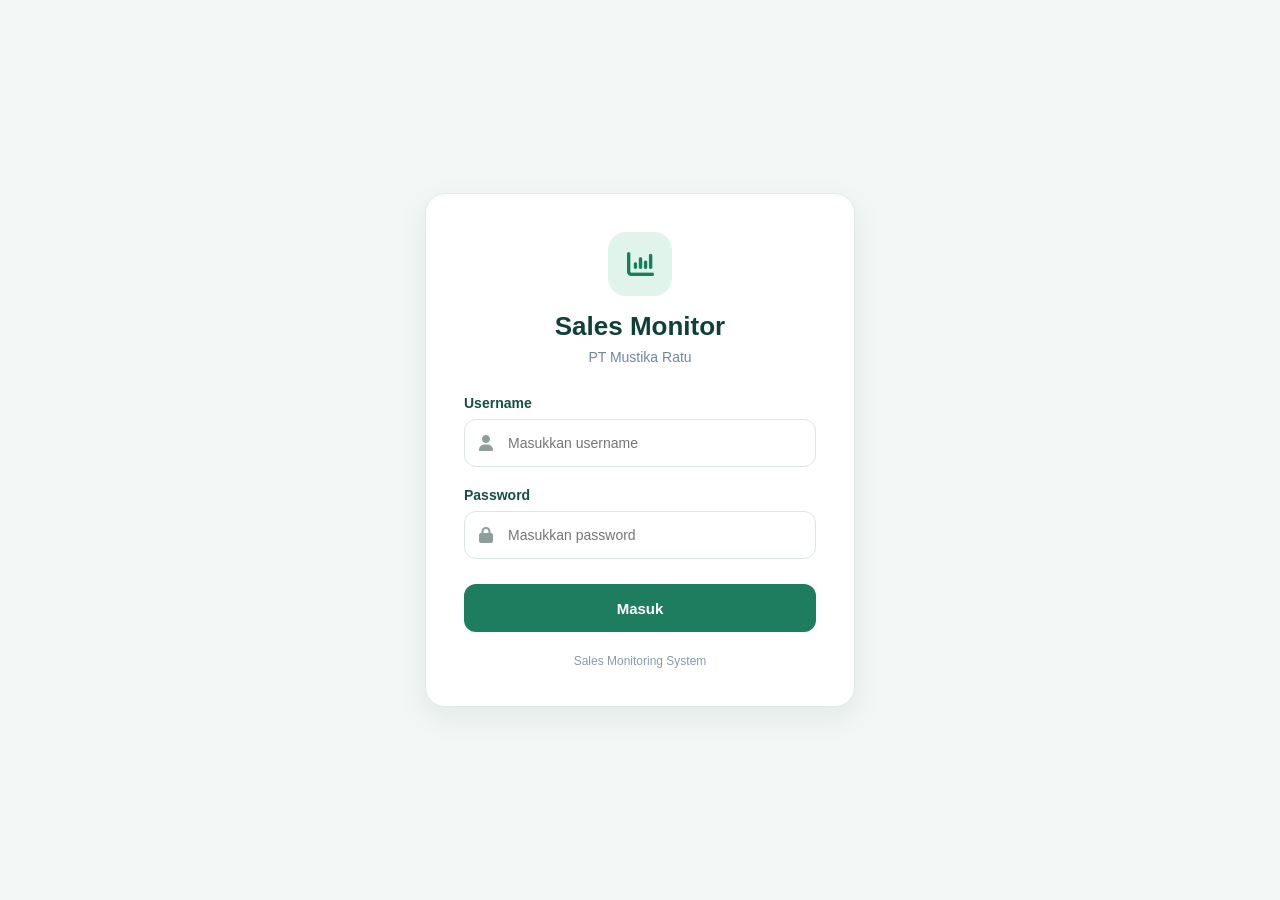
<file: login.html>
<!DOCTYPE html>
<html lang="id">
<head>
    <meta charset="UTF-8">
    <meta name="viewport" content="width=device-width, initial-scale=1.0">

    <title>Login - Sales Monitor</title>

    <link rel="stylesheet" href="style.css">

    <link rel="stylesheet"
          href="https://cdnjs.cloudflare.com/ajax/libs/font-awesome/6.5.0/css/all.min.css">

    <style>

        * {
            box-sizing: border-box;
        }

        body {
            margin: 0;
            font-family: "Inter", Arial, sans-serif;
            background: #f3f7f5;
        }

        .login-page {
            min-height: 100vh;

            display: flex;
            align-items: center;
            justify-content: center;

            padding: 30px;
        }

        .login-card {
            width: 100%;
            max-width: 430px;

            background: white;

            border: 1px solid #e1e9e7;
            border-radius: 20px;

            padding: 38px;

            box-shadow: 0 10px 30px rgba(20, 70, 60, 0.08);
        }

        .login-logo {
            text-align: center;
            margin-bottom: 30px;
        }

        .login-logo-icon {
            width: 64px;
            height: 64px;

            margin: 0 auto 15px;

            border-radius: 18px;

            background: #e1f4ec;

            display: flex;
            align-items: center;
            justify-content: center;

            color: #16805e;
            font-size: 27px;
        }

        .login-logo h1 {
            margin: 0;

            color: #103f39;

            font-size: 26px;
        }

        .login-logo p {
            margin: 7px 0 0;

            color: #7185a3;

            font-size: 14px;
        }

        .login-group {
            margin-bottom: 20px;
        }

        .login-group label {
            display: block;

            margin-bottom: 8px;

            color: #174d45;

            font-size: 14px;
            font-weight: 600;
        }

        .login-input {
            position: relative;
        }

        .login-input i {
            position: absolute;

            left: 15px;
            top: 50%;

            transform: translateY(-50%);

            color: #8ba09b;
        }

        .login-input input {
            width: 100%;
            height: 48px;

            padding: 0 15px 0 43px;

            border: 1px solid #dce6e3;
            border-radius: 12px;

            outline: none;

            font-size: 14px;
            font-family: inherit;
        }

        .login-input input:focus {
            border-color: #1f7d5f;
        }

        .login-button {
            width: 100%;
            height: 48px;

            margin-top: 5px;

            border: none;
            border-radius: 12px;

            background: #1f7d5f;
            color: white;

            font-size: 15px;
            font-weight: 600;

            cursor: pointer;
        }

        .login-button:hover {
            background: #17664d;
        }

        .login-info {
            margin-top: 22px;

            text-align: center;

            color: #8a9aab;

            font-size: 12px;
        }

    </style>
</head>

<body>

<div class="login-page">

    <div class="login-card">

        <div class="login-logo">

            <div class="login-logo-icon">
                <i class="fa-solid fa-chart-column"></i>
            </div>

            <h1>Sales Monitor</h1>

            <p>
                PT Mustika Ratu
            </p>

        </div>


        <form onsubmit="login(event)">

            <div class="login-group">

                <label>
                    Username
                </label>

                <div class="login-input">

                    <i class="fa-solid fa-user"></i>

                    <input
                        type="text"
                        id="username"
                        placeholder="Masukkan username"
                        required
                    >

                </div>

            </div>


            <div class="login-group">

                <label>
                    Password
                </label>

                <div class="login-input">

                    <i class="fa-solid fa-lock"></i>

                    <input
                        type="password"
                        id="password"
                        placeholder="Masukkan password"
                        required
                    >

                </div>

            </div>


            <button
                type="submit"
                class="login-button"
            >
                Masuk
            </button>

        </form>


        <div class="login-info">
            Sales Monitoring System
        </div>

    </div>

</div>


<script>

function login(event) {

    event.preventDefault();

    const username =
        document.getElementById("username").value;

    const password =
        document.getElementById("password").value;


    if (username === "admin" && password === "admin123") {

        window.location.href = "index.html";

    } else {

        alert(
            "Username atau password salah!"
        );

    }

}

</script>

</body>
</html>
</file>
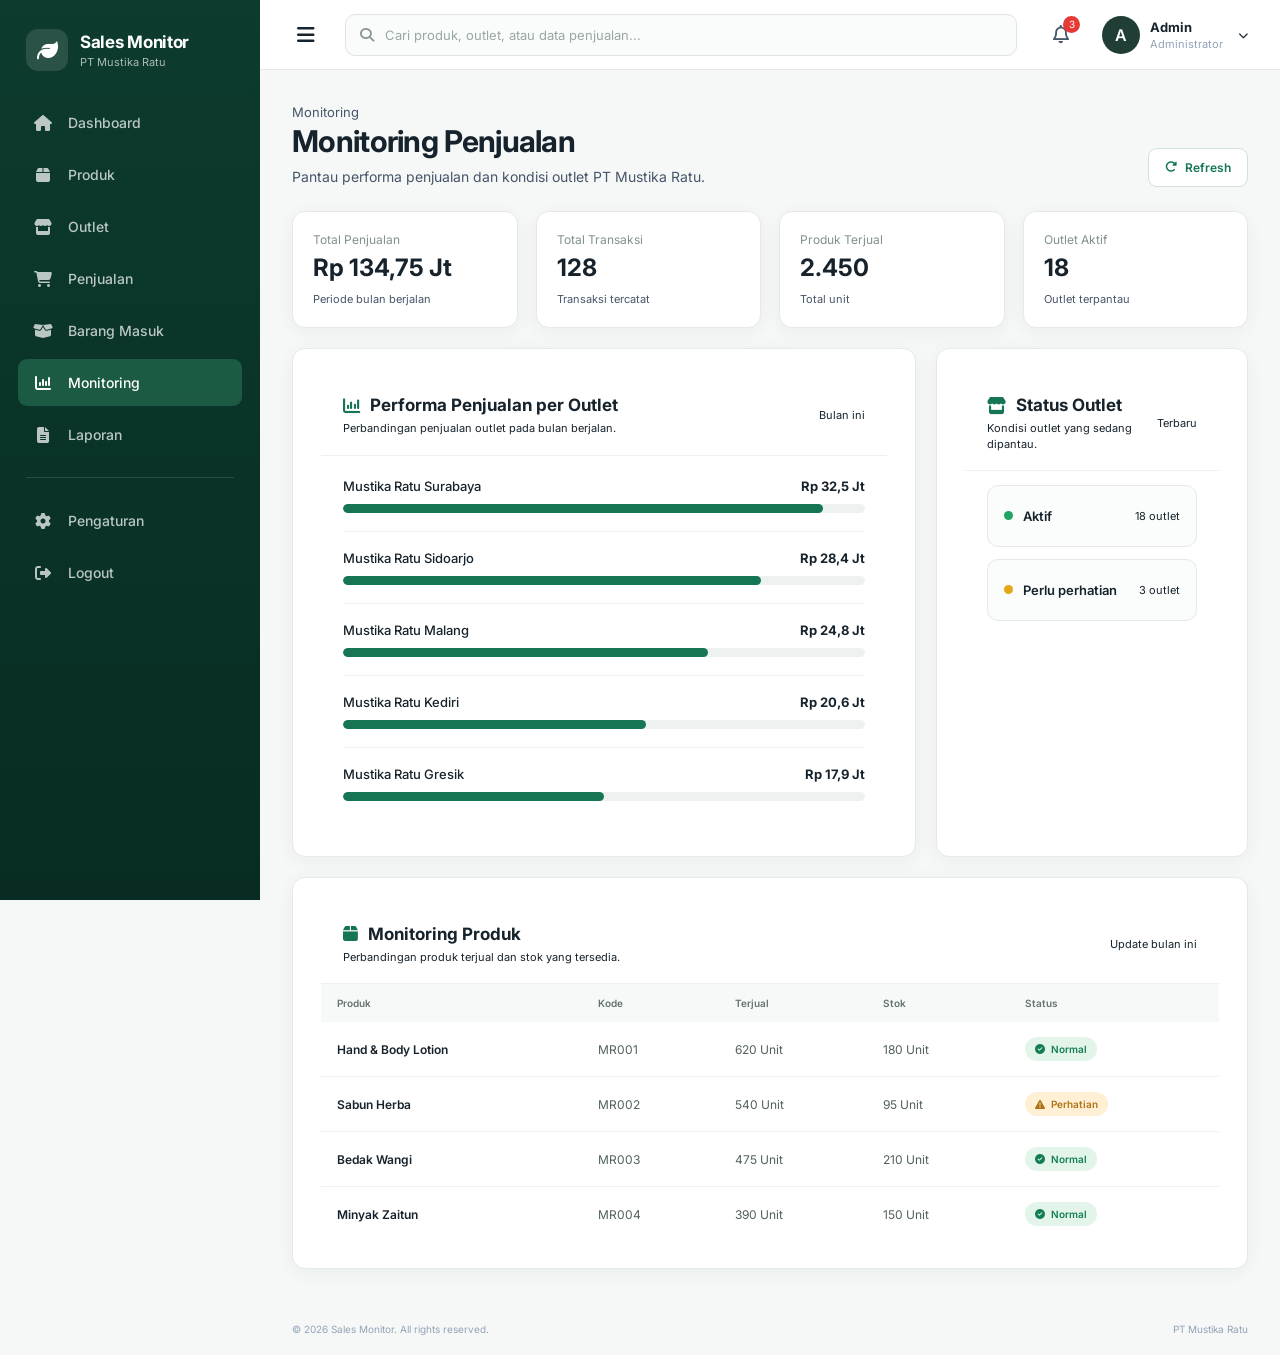
<file: monitoring.html>
<!DOCTYPE html>
<html lang="id">
<head>
  <meta charset="UTF-8">
  <meta name="viewport" content="width=device-width, initial-scale=1.0">
  <title>Monitoring - Sales Monitor</title>

  <link rel="preconnect" href="https://fonts.googleapis.com">
  <link rel="preconnect" href="https://fonts.gstatic.com" crossorigin>
  <link href="https://fonts.googleapis.com/css2?family=Inter:wght@400;500;600;700&display=swap" rel="stylesheet">
  <link rel="stylesheet" href="https://cdnjs.cloudflare.com/ajax/libs/font-awesome/6.5.2/css/all.min.css">
  <link rel="stylesheet" href="style.css">
  <script src="script.js" defer></script>

  <style>
    /* ================= MONITORING ================= */
    .monitor-content {
      padding: 34px 32px;
    }

    .monitor-header {
      display: flex;
      align-items: flex-end;
      justify-content: space-between;
      gap: 20px;
      margin-bottom: 24px;
    }

    .monitor-title .breadcrumb {
      margin-bottom: 4px;
    }

    .monitor-title h1 {
      font-size: 30px;
      line-height: 1.15;
      letter-spacing: -0.7px;
      color: var(--text-dark);
    }

    .monitor-title p {
      margin-top: 7px;
      font-size: 14px;
      color: var(--text);
    }

    .monitor-refresh {
      border: 1px solid #cfe2d9;
      background: #fff;
      color: var(--green);
      border-radius: 9px;
      padding: 11px 16px;
      font-size: 12px;
      font-weight: 600;
      display: inline-flex;
      align-items: center;
      justify-content: center;
      gap: 8px;
      white-space: nowrap;
    }

    .monitor-refresh:hover {
      background: var(--green-soft);
    }

    .monitor-stats {
      display: grid;
      grid-template-columns: repeat(4, minmax(0, 1fr));
      gap: 18px;
      margin-bottom: 20px;
    }

    .monitor-stat {
      min-height: 112px;
      background: #fff;
      border: 1px solid var(--border);
      border-radius: 13px;
      padding: 20px;
      box-shadow: var(--shadow);
    }

    .monitor-stat-label {
      display: block;
      color: #82918b;
      font-size: 12px;
      margin-bottom: 7px;
    }

    .monitor-stat-value {
      display: block;
      color: var(--text-dark);
      font-size: 24px;
      line-height: 1.15;
      font-weight: 700;
      margin-bottom: 6px;
    }

    .monitor-stat-sub {
      font-size: 11px;
      color: var(--text);
    }

    .monitor-main-grid {
      display: grid;
      grid-template-columns: minmax(0, 2fr) minmax(300px, 1fr);
      gap: 20px;
      margin-bottom: 20px;
    }

    .monitor-card {
      background: #fff;
      border: 1px solid var(--border);
      border-radius: 13px;
      box-shadow: var(--shadow);
      overflow: hidden;
    }

    .monitor-card-header {
      min-height: 72px;
      padding: 18px 22px;
      border-bottom: 1px solid #edf1ef;
      display: flex;
      align-items: center;
      justify-content: space-between;
      gap: 20px;
    }

    .monitor-card-header h2 {
      font-size: 17px;
      line-height: 1.3;
      display: flex;
      align-items: center;
      gap: 10px;
      color: var(--text-dark);
    }

    .monitor-card-header h2 i {
      color: var(--green);
    }

    .monitor-card-header p,
    .monitor-card-header span {
      font-size: 11px;
      color: var(--muted);
      margin-top: 5px;
    }

    .monitor-card-header > span {
      margin-top: 0;
      white-space: nowrap;
    }

    .sales-list {
      padding: 4px 22px 10px;
    }

    .sales-row {
      padding: 18px 0;
      border-bottom: 1px solid #edf1ef;
    }

    .sales-row:last-child {
      border-bottom: 0;
    }

    .sales-info {
      display: grid;
      grid-template-columns: minmax(0, 1fr) auto;
      align-items: center;
      gap: 20px;
      margin-bottom: 10px;
    }

    .sales-outlet {
      color: var(--text-dark);
      font-size: 13px;
      font-weight: 500;
    }

    .sales-value {
      color: var(--text-dark);
      font-size: 13px;
      font-weight: 700;
      white-space: nowrap;
    }

    .sales-bar {
      height: 9px;
      width: 100%;
      background: #edf2f0;
      border-radius: 999px;
      overflow: hidden;
    }

    .sales-bar-fill {
      height: 100%;
      background: var(--green);
      border-radius: 999px;
    }

    .status-list {
      padding: 14px 22px 22px;
      display: flex;
      flex-direction: column;
      gap: 12px;
    }

    .status-item {
      min-height: 62px;
      padding: 14px 16px;
      border: 1px solid var(--border);
      border-radius: 11px;
      background: #fbfcfc;
      display: flex;
      align-items: center;
      justify-content: space-between;
      gap: 15px;
    }

    .status-left {
      display: flex;
      align-items: center;
      gap: 10px;
      min-width: 0;
    }

    .status-dot {
      width: 9px;
      height: 9px;
      flex: 0 0 9px;
      border-radius: 50%;
      background: #20a464;
    }

    .status-dot.warning {
      background: #e7a51a;
    }

    .status-name {
      color: var(--text-dark);
      font-size: 13px;
      font-weight: 600;
    }

    .status-count {
      color: var(--muted);
      font-size: 11px;
      white-space: nowrap;
    }

    .monitor-table-wrap {
      overflow-x: auto;
    }

    .monitor-table {
      width: 100%;
      min-width: 700px;
      border-collapse: collapse;
      font-size: 12px;
    }

    .monitor-table thead {
      background: #f7f9f8;
    }

    .monitor-table th {
      text-align: left;
      padding: 13px 16px;
      color: #64736e;
      font-size: 10px;
      font-weight: 600;
      white-space: nowrap;
    }

    .monitor-table td {
      padding: 15px 16px;
      border-bottom: 1px solid #edf1ef;
      color: #52615c;
      vertical-align: middle;
    }

    .monitor-table tbody tr:last-child td {
      border-bottom: 0;
    }

    .monitor-table td:first-child {
      color: var(--text-dark);
      font-weight: 600;
    }

    .monitor-badge {
      display: inline-flex;
      align-items: center;
      gap: 6px;
      padding: 6px 10px;
      border-radius: 999px;
      font-size: 10px;
      font-weight: 600;
      white-space: nowrap;
    }

    .monitor-badge.normal {
      background: #e3f5ea;
      color: #147e53;
    }

    .monitor-badge.warning {
      background: #fff0d5;
      color: #ad7215;
    }

    @media (max-width: 1200px) {
      .monitor-content {
        padding: 28px 24px;
      }

      .monitor-stats {
        grid-template-columns: repeat(2, minmax(0, 1fr));
      }
    }

    @media (max-width: 900px) {
      .monitor-main-grid {
        grid-template-columns: 1fr;
      }
    }

    @media (max-width: 768px) {
      .monitor-content {
        padding: 22px 16px;
      }

      .monitor-header {
        align-items: flex-start;
        flex-direction: column;
      }

      .monitor-refresh {
        width: 100%;
      }

      .monitor-stats {
        grid-template-columns: 1fr;
      }

      .monitor-card-header {
        align-items: flex-start;
        flex-direction: column;
        gap: 6px;
      }

      .monitor-card-header > span {
        margin-top: 0;
      }

      .sales-info {
        grid-template-columns: 1fr;
        gap: 5px;
      }
    }
  </style>
</head>

<body>
<div class="app">

  <!-- SIDEBAR -->
  <aside class="sidebar">
    <div class="brand">
      <div class="brand-logo">
        <i class="fa-solid fa-leaf"></i>
      </div>
      <div>
        <h2>Sales Monitor</h2>
        <span>PT Mustika Ratu</span>
      </div>
    </div>

    <nav class="menu">
      <a href="index.html" class="menu-item">
        <i class="fa-solid fa-house"></i>
        <span>Dashboard</span>
      </a>
      <a href="produk.html" class="menu-item">
        <i class="fa-solid fa-box"></i>
        <span>Produk</span>
      </a>
      <a href="outlet.html" class="menu-item">
        <i class="fa-solid fa-store"></i>
        <span>Outlet</span>
      </a>
      <a href="penjualan.html" class="menu-item">
        <i class="fa-solid fa-cart-shopping"></i>
        <span>Penjualan</span>
      </a>
      <a href="barang-masuk.html" class="menu-item">
        <i class="fa-solid fa-box-open"></i>
        <span>Barang Masuk</span>
      </a>
      <a href="monitoring.html" class="menu-item active">
        <i class="fa-solid fa-chart-column"></i>
        <span>Monitoring</span>
      </a>
      <a href="laporan.html" class="menu-item">
        <i class="fa-solid fa-file-lines"></i>
        <span>Laporan</span>
      </a>

      <div class="menu-divider"></div>

      <a href="pengaturan.html" class="menu-item">
        <i class="fa-solid fa-gear"></i>
        <span>Pengaturan</span>
      </a>
      <a href="#" class="menu-item" onclick="logout(event)">
    <i class="fa-solid fa-right-from-bracket"></i>
    <span>Logout</span>
</a>
    </nav>
  </aside>

  <!-- MAIN -->
  <main class="main-content">

    <!-- TOPBAR SAMA DENGAN DASHBOARD -->
    <header class="topbar">
      <button class="menu-btn" type="button" aria-label="Buka menu">
        <i class="fa-solid fa-bars"></i>
      </button>

      <div class="search-box">
        <i class="fa-solid fa-magnifying-glass"></i>
        <input type="text" placeholder="Cari produk, outlet, atau data penjualan...">
      </div>

      <div class="topbar-right">
        <div class="notification">
          <i class="fa-regular fa-bell"></i>
          <span>3</span>
        </div>

        <div class="profile">
          <div class="profile-avatar">A</div>
          <div class="profile-info">
            <strong>Admin</strong>
            <span>Administrator</span>
          </div>
          <i class="fa-solid fa-chevron-down"></i>
        </div>
      </div>
    </header>

    <section class="monitor-content">

      <!-- HEADER -->
      <div class="monitor-header">
        <div class="monitor-title">
          <div class="breadcrumb">Monitoring</div>
          <h1>Monitoring Penjualan</h1>
          <p>Pantau performa penjualan dan kondisi outlet PT Mustika Ratu.</p>
        </div>

        <button class="monitor-refresh" type="button" onclick="location.reload()">
          <i class="fa-solid fa-rotate-right"></i>
          Refresh
        </button>
      </div>

      <!-- SUMMARY -->
      <div class="monitor-stats">
        <div class="monitor-stat">
          <span class="monitor-stat-label">Total Penjualan</span>
          <strong class="monitor-stat-value">Rp 134,75 Jt</strong>
          <small class="monitor-stat-sub">Periode bulan berjalan</small>
        </div>

        <div class="monitor-stat">
          <span class="monitor-stat-label">Total Transaksi</span>
          <strong class="monitor-stat-value">128</strong>
          <small class="monitor-stat-sub">Transaksi tercatat</small>
        </div>

        <div class="monitor-stat">
          <span class="monitor-stat-label">Produk Terjual</span>
          <strong class="monitor-stat-value">2.450</strong>
          <small class="monitor-stat-sub">Total unit</small>
        </div>

        <div class="monitor-stat">
          <span class="monitor-stat-label">Outlet Aktif</span>
          <strong class="monitor-stat-value">18</strong>
          <small class="monitor-stat-sub">Outlet terpantau</small>
        </div>
      </div>

      <!-- SALES + STATUS -->
      <div class="monitor-main-grid">

        <section class="monitor-card">
          <div class="monitor-card-header">
            <div>
              <h2><i class="fa-solid fa-chart-column"></i> Performa Penjualan per Outlet</h2>
              <p>Perbandingan penjualan outlet pada bulan berjalan.</p>
            </div>
            <span>Bulan ini</span>
          </div>

          <div class="sales-list">
            <div class="sales-row">
              <div class="sales-info">
                <span class="sales-outlet">Mustika Ratu Surabaya</span>
                <strong class="sales-value">Rp 32,5 Jt</strong>
              </div>
              <div class="sales-bar"><div class="sales-bar-fill" style="width:92%"></div></div>
            </div>

            <div class="sales-row">
              <div class="sales-info">
                <span class="sales-outlet">Mustika Ratu Sidoarjo</span>
                <strong class="sales-value">Rp 28,4 Jt</strong>
              </div>
              <div class="sales-bar"><div class="sales-bar-fill" style="width:80%"></div></div>
            </div>

            <div class="sales-row">
              <div class="sales-info">
                <span class="sales-outlet">Mustika Ratu Malang</span>
                <strong class="sales-value">Rp 24,8 Jt</strong>
              </div>
              <div class="sales-bar"><div class="sales-bar-fill" style="width:70%"></div></div>
            </div>

            <div class="sales-row">
              <div class="sales-info">
                <span class="sales-outlet">Mustika Ratu Kediri</span>
                <strong class="sales-value">Rp 20,6 Jt</strong>
              </div>
              <div class="sales-bar"><div class="sales-bar-fill" style="width:58%"></div></div>
            </div>

            <div class="sales-row">
              <div class="sales-info">
                <span class="sales-outlet">Mustika Ratu Gresik</span>
                <strong class="sales-value">Rp 17,9 Jt</strong>
              </div>
              <div class="sales-bar"><div class="sales-bar-fill" style="width:50%"></div></div>
            </div>
          </div>
        </section>

        <section class="monitor-card">
          <div class="monitor-card-header">
            <div>
              <h2><i class="fa-solid fa-store"></i> Status Outlet</h2>
              <p>Kondisi outlet yang sedang dipantau.</p>
            </div>
            <span>Terbaru</span>
          </div>

          <div class="status-list">
            <div class="status-item">
              <div class="status-left">
                <span class="status-dot"></span>
                <span class="status-name">Aktif</span>
              </div>
              <span class="status-count">18 outlet</span>
            </div>

            <div class="status-item">
              <div class="status-left">
                <span class="status-dot warning"></span>
                <span class="status-name">Perlu perhatian</span>
              </div>
              <span class="status-count">3 outlet</span>
            </div>
          </div>
        </section>
      </div>

      <!-- PRODUCT MONITORING -->
      <section class="monitor-card">
        <div class="monitor-card-header">
          <div>
            <h2><i class="fa-solid fa-box"></i> Monitoring Produk</h2>
            <p>Perbandingan produk terjual dan stok yang tersedia.</p>
          </div>
          <span>Update bulan ini</span>
        </div>

        <div class="monitor-table-wrap">
          <table class="monitor-table">
            <thead>
              <tr>
                <th>Produk</th>
                <th>Kode</th>
                <th>Terjual</th>
                <th>Stok</th>
                <th>Status</th>
              </tr>
            </thead>
            <tbody>
              <tr>
                <td>Hand &amp; Body Lotion</td>
                <td>MR001</td>
                <td>620 Unit</td>
                <td>180 Unit</td>
                <td><span class="monitor-badge normal"><i class="fa-solid fa-circle-check"></i> Normal</span></td>
              </tr>
              <tr>
                <td>Sabun Herba</td>
                <td>MR002</td>
                <td>540 Unit</td>
                <td>95 Unit</td>
                <td><span class="monitor-badge warning"><i class="fa-solid fa-triangle-exclamation"></i> Perhatian</span></td>
              </tr>
              <tr>
                <td>Bedak Wangi</td>
                <td>MR003</td>
                <td>475 Unit</td>
                <td>210 Unit</td>
                <td><span class="monitor-badge normal"><i class="fa-solid fa-circle-check"></i> Normal</span></td>
              </tr>
              <tr>
                <td>Minyak Zaitun</td>
                <td>MR004</td>
                <td>390 Unit</td>
                <td>150 Unit</td>
                <td><span class="monitor-badge normal"><i class="fa-solid fa-circle-check"></i> Normal</span></td>
              </tr>
            </tbody>
          </table>
        </div>
      </section>

    </section>

    <footer class="footer">
      <span>© 2026 Sales Monitor. All rights reserved.</span>
      <span>PT Mustika Ratu</span>
    </footer>
  </main>
</div>
<script>
function logout(event) {
    event.preventDefault();

    const yakin = confirm(
        "Apakah Anda yakin ingin logout?"
    );

    if (yakin) {
        window.location.href = "login.html";
    }
}
</script>
</body>
</html>
</file>
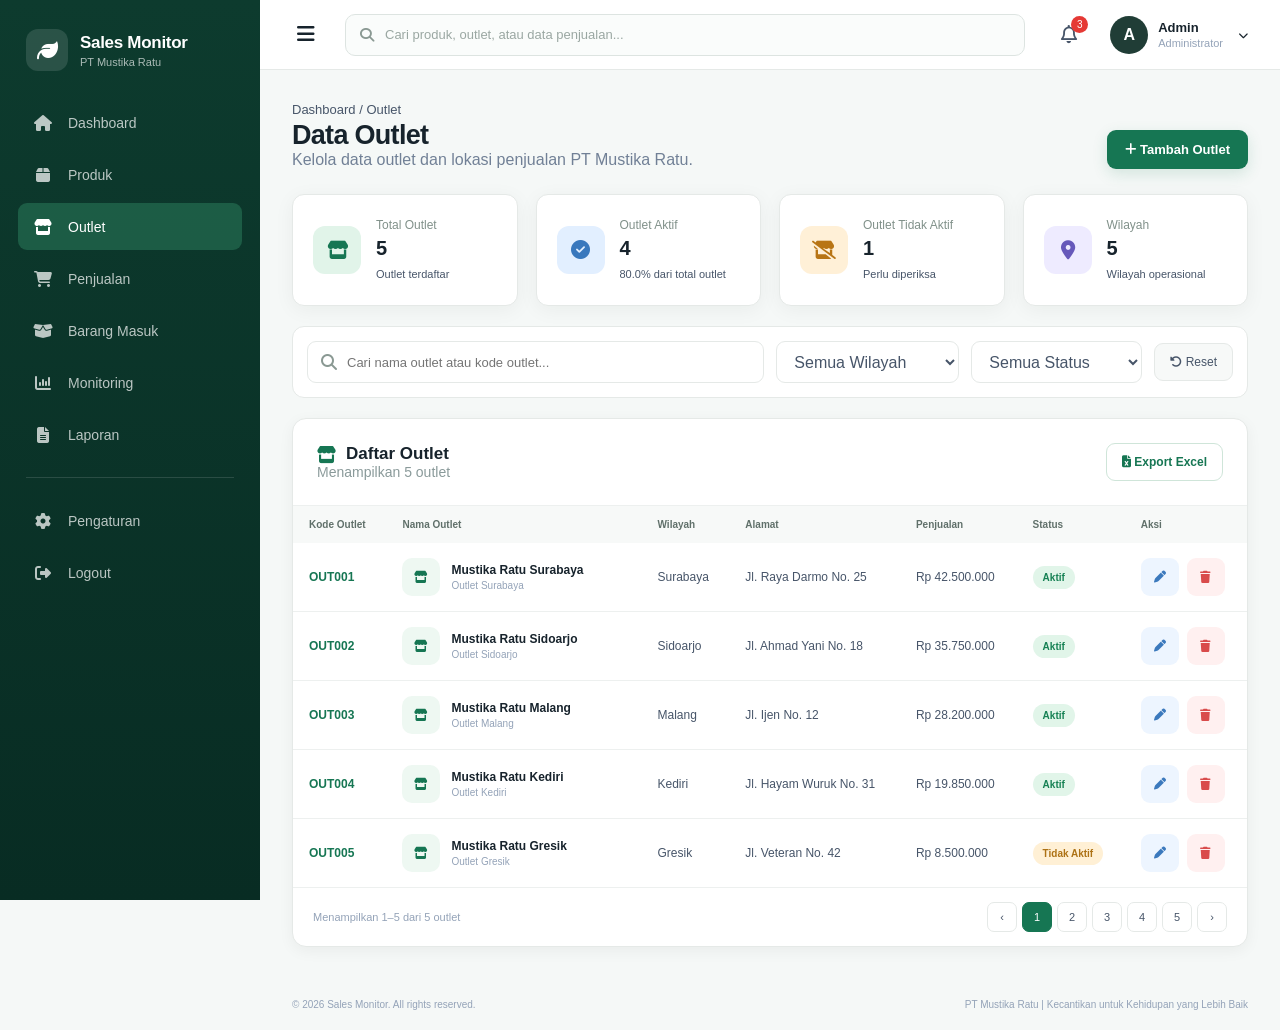
<file: outlet.html>
<!DOCTYPE html>
<html lang="id">

<head>
    <meta charset="UTF-8">
    <meta name="viewport" content="width=device-width, initial-scale=1.0">

    <title>Outlet - Sales Monitor</title>

    <link rel="stylesheet" href="style.css">

    <script src="script.js" defer></script>

    <link
        rel="stylesheet"
        href="https://cdnjs.cloudflare.com/ajax/libs/font-awesome/6.5.2/css/all.min.css"
    >
</head>

<body>

    <div class="app">

        <!-- =========================
             SIDEBAR
        ========================== -->

        <aside class="sidebar">

            <div class="brand">

                <div class="brand-logo">
                    <i class="fa-solid fa-leaf"></i>
                </div>

                <div>
                    <h2>Sales Monitor</h2>
                    <span>PT Mustika Ratu</span>
                </div>

            </div>


            <nav class="menu">

                <a href="index.html" class="menu-item">
                    <i class="fa-solid fa-house"></i>
                    <span>Dashboard</span>
                </a>

                <a href="produk.html" class="menu-item">
                    <i class="fa-solid fa-box"></i>
                    <span>Produk</span>
                </a>

                <a href="outlet.html" class="menu-item active">
                    <i class="fa-solid fa-store"></i>
                    <span>Outlet</span>
                </a>

                <a href="penjualan.html" class="menu-item">
                    <i class="fa-solid fa-cart-shopping"></i>
                    <span>Penjualan</span>
                </a>

                <a href="barang-masuk.html" class="menu-item">
                    <i class="fa-solid fa-box-open"></i>
                    <span>Barang Masuk</span>
                </a>

                <a href="monitoring.html" class="menu-item">
                    <i class="fa-solid fa-chart-column"></i>
                    <span>Monitoring</span>
                </a>

                <a href="laporan.html" class="menu-item">
                    <i class="fa-solid fa-file-lines"></i>
                    <span>Laporan</span>
                </a>

                <div class="menu-divider"></div>

                <a href="pengaturan.html" class="menu-item">
                    <i class="fa-solid fa-gear"></i>
                    <span>Pengaturan</span>
                </a>

                <a href="#" class="menu-item" onclick="logout(event)">
    <i class="fa-solid fa-right-from-bracket"></i>
    <span>Logout</span>
</a>
                </a>

            </nav>

        </aside>


        <!-- =========================
             MAIN CONTENT
        ========================== -->

        <main class="main-content">


            <!-- TOPBAR -->

            <header class="topbar">

                <button class="menu-btn">
                    <i class="fa-solid fa-bars"></i>
                </button>


                <div class="search-box">

                    <i class="fa-solid fa-magnifying-glass"></i>

                    <input
                        type="text"
                        placeholder="Cari produk, outlet, atau data penjualan..."
                    >

                </div>


                <div class="topbar-right">

                    <div class="notification">

                        <i class="fa-regular fa-bell"></i>

                        <span>3</span>

                    </div>


                    <div class="profile">

                        <div class="profile-avatar">
                            A
                        </div>

                        <div class="profile-info">

                            <strong>Admin</strong>
                            <span>Administrator</span>

                        </div>

                        <i class="fa-solid fa-chevron-down"></i>

                    </div>

                </div>

            </header>


            <!-- =========================
                 CONTENT
            ========================== -->

            <section class="content">


                <!-- PAGE HEADER -->

                <div class="page-header">

                    <div>

                        <div class="breadcrumb">
                            Dashboard / Outlet
                        </div>

                        <h1>Data Outlet</h1>

                        <p>
                            Kelola data outlet dan lokasi penjualan
                            PT Mustika Ratu.
                        </p>

                    </div>


                    <button
                        class="btn-primary"
                        onclick="openOutletModal()"
                    >

                        <i class="fa-solid fa-plus"></i>

                        Tambah Outlet

                    </button>

                </div>


                <!-- =========================
                     SUMMARY
                ========================== -->

                <div class="summary-grid">


                    <div class="summary-card">

                        <div class="summary-icon green">
                            <i class="fa-solid fa-store"></i>
                        </div>

                        <div>

                            <span>Total Outlet</span>

                            <strong id="totalOutlet">
                                5
                            </strong>

                            <small>
                                Outlet terdaftar
                            </small>

                        </div>

                    </div>


                    <div class="summary-card">

                        <div class="summary-icon blue">
                            <i class="fa-solid fa-circle-check"></i>
                        </div>

                        <div>

                            <span>Outlet Aktif</span>

                            <strong id="activeOutlet">
                                4
                            </strong>

                            <small id="activeOutletNote">
                                80,0% dari total outlet
                            </small>

                        </div>

                    </div>


                    <div class="summary-card">

                        <div class="summary-icon orange">
                            <i class="fa-solid fa-store-slash"></i>
                        </div>

                        <div>

                            <span>Outlet Tidak Aktif</span>

                            <strong id="inactiveOutlet">
                                1
                            </strong>

                            <small>
                                Perlu diperiksa
                            </small>

                        </div>

                    </div>


                    <div class="summary-card">

                        <div class="summary-icon purple">
                            <i class="fa-solid fa-location-dot"></i>
                        </div>

                        <div>

                            <span>Wilayah</span>

                            <strong id="regionOutlet">
                                5
                            </strong>

                            <small>
                                Wilayah operasional
                            </small>

                        </div>

                    </div>


                </div>


                <!-- =========================
                     FILTER
                ========================== -->

                <div class="filter-section">


                    <div class="filter-search">

                        <i class="fa-solid fa-magnifying-glass"></i>

                        <input
                            id="searchOutlet"
                            type="text"
                            placeholder="Cari nama outlet atau kode outlet..."
                        >

                    </div>


                    <select id="wilayahFilter">

                        <option>
                            Semua Wilayah
                        </option>

                        <option>
                            Surabaya
                        </option>

                        <option>
                            Sidoarjo
                        </option>

                        <option>
                            Malang
                        </option>

                        <option>
                            Kediri
                        </option>

                        <option>
                            Gresik
                        </option>

                    </select>


                    <select id="statusOutletFilter">

                        <option>
                            Semua Status
                        </option>

                        <option>
                            Aktif
                        </option>

                        <option>
                            Tidak Aktif
                        </option>

                    </select>


                    <button
                        class="btn-reset"
                        onclick="resetOutletFilter()"
                    >

                        <i class="fa-solid fa-rotate-left"></i>

                        Reset

                    </button>

                </div>


                <!-- =========================
                     TABLE
                ========================== -->

                <div class="table-card">


                    <div class="table-header">

                        <div>

                            <h2>
                                <i class="fa-solid fa-store"></i>
                                Daftar Outlet
                            </h2>

                            <p id="outletCount">
                                Menampilkan 5 outlet
                            </p>

                        </div>


                        <button
                            class="btn-export"
                            onclick="exportOutletCSV()"
                        >

                            <i class="fa-solid fa-file-excel"></i>

                            Export Excel

                        </button>

                    </div>


                    <div class="table-wrapper">

                        <table>

                            <thead>

                                <tr>

                                    <th>Kode Outlet</th>
                                    <th>Nama Outlet</th>
                                    <th>Wilayah</th>
                                    <th>Alamat</th>
                                    <th>Penjualan</th>
                                    <th>Status</th>
                                    <th>Aksi</th>

                                </tr>

                            </thead>


                            <tbody id="outletTable">
                            </tbody>

                        </table>

                    </div>


                    <div class="table-footer">

                        <span id="outletFooterCount">
                            Menampilkan 1–5 dari 5 outlet
                        </span>


                        <div class="pagination">

                            <button>‹</button>

                            <button class="active">
                                1
                            </button>

                            <button>2</button>
                            <button>3</button>
                            <button>4</button>
                            <button>5</button>

                            <button>›</button>

                        </div>

                    </div>

                </div>

            </section>


            <!-- FOOTER -->

            <footer class="footer">

                <span>
                    © 2026 Sales Monitor. All rights reserved.
                </span>

                <span>
                    PT Mustika Ratu |
                    Kecantikan untuk Kehidupan yang Lebih Baik
                </span>

            </footer>

        </main>

    </div>


    <!-- =========================
         MODAL TAMBAH / EDIT OUTLET
    ========================== -->

    <div
        class="modal-overlay"
        id="outletModal"
    >

        <div class="product-modal">


            <div class="modal-header">

                <div>

                    <h2 id="outletModalTitle">
                        Tambah Outlet
                    </h2>

                    <p>
                        Masukkan informasi outlet
                    </p>

                </div>


                <button
                    class="modal-close"
                    onclick="closeOutletModal()"
                >

                    <i class="fa-solid fa-xmark"></i>

                </button>

            </div>


            <form id="outletForm">

                <input
                    type="hidden"
                    id="outletIndex"
                >


                <div class="form-grid">


                    <div class="form-group">

                        <label>
                            Kode Outlet
                        </label>

                        <input
                            id="kodeOutlet"
                            placeholder="Contoh: OUT006"
                            required
                        >

                    </div>


                    <div class="form-group">

                        <label>
                            Nama Outlet
                        </label>

                        <input
                            id="namaOutlet"
                            placeholder="Nama outlet"
                            required
                        >

                    </div>


                    <div class="form-group">

                        <label>
                            Wilayah
                        </label>

                        <select
                            id="wilayahOutlet"
                            required
                        >

                            <option value="">
                                Pilih Wilayah
                            </option>

                            <option>
                                Surabaya
                            </option>

                            <option>
                                Sidoarjo
                            </option>

                            <option>
                                Malang
                            </option>

                            <option>
                                Kediri
                            </option>

                            <option>
                                Gresik
                            </option>

                        </select>

                    </div>


                    <div class="form-group">

                        <label>
                            Status
                        </label>

                        <select
                            id="statusOutlet"
                            required
                        >

                            <option>
                                Aktif
                            </option>

                            <option>
                                Tidak Aktif
                            </option>

                        </select>

                    </div>


                    <div class="form-group full">

                        <label>
                            Alamat
                        </label>

                        <input
                            id="alamatOutlet"
                            placeholder="Alamat lengkap outlet"
                            required
                        >

                    </div>


                </div>


                <div class="modal-footer">

                    <button
                        type="button"
                        class="btn-cancel"
                        onclick="closeOutletModal()"
                    >

                        Batal

                    </button>


                    <button
                        type="submit"
                        class="btn-primary"
                    >

                        <i class="fa-solid fa-floppy-disk"></i>

                        Simpan Outlet

                    </button>

                </div>

            </form>

        </div>

    </div>

<script>
function logout(event) {
    event.preventDefault();

    const yakin = confirm(
        "Apakah Anda yakin ingin logout?"
    );

    if (yakin) {
        window.location.href = "login.html";
    }
}
</script>
</body>
</html>
</file>
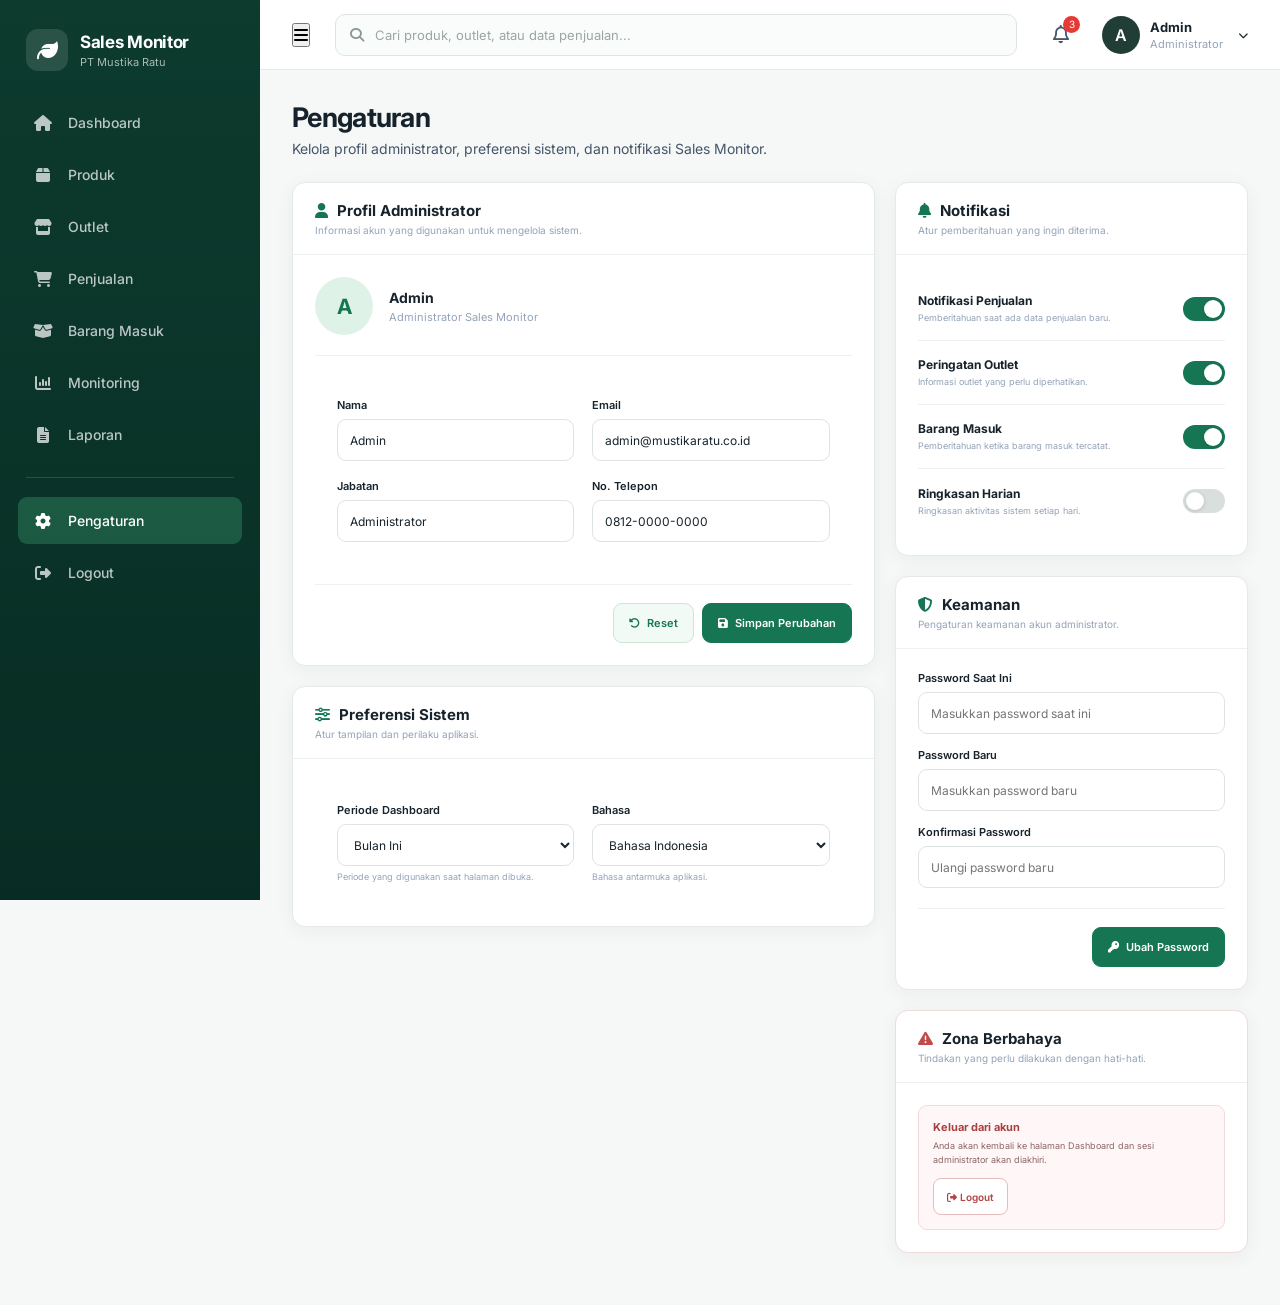
<file: pengaturan.html>
<!DOCTYPE html>
<html lang="id">
<head>
    <meta charset="UTF-8">
    <meta name="viewport" content="width=device-width, initial-scale=1.0">
    <title>Pengaturan - Sales Monitor</title>

    <link rel="preconnect" href="https://fonts.googleapis.com">
    <link rel="preconnect" href="https://fonts.gstatic.com" crossorigin>
    <link href="https://fonts.googleapis.com/css2?family=Inter:wght@400;500;600;700&display=swap" rel="stylesheet">
    <link rel="stylesheet" href="https://cdnjs.cloudflare.com/ajax/libs/font-awesome/6.5.2/css/all.min.css">
    <link rel="stylesheet" href="style.css">

    <style>
        /* =====================================================
           PENGATURAN - STYLE SELARAS DENGAN LAPORAN / DASHBOARD
        ===================================================== */
        .settings-content {
            padding: 32px;
            width: 100%;
            box-sizing: border-box;
        }

        .settings-header {
            margin-bottom: 25px;
        }

        .settings-header h1 {
            font-size: 27px;
            line-height: 1.2;
            letter-spacing: -0.7px;
            color: var(--text-dark);
        }

        .settings-header p {
            margin-top: 6px;
            font-size: 14px;
            color: var(--text);
        }

        .settings-grid {
            display: grid;
            grid-template-columns: 1.65fr 1fr;
            gap: 20px;
            align-items: start;
        }

        .settings-card {
            background: #fff;
            border: 1px solid var(--border);
            border-radius: 13px;
            box-shadow: var(--shadow);
            overflow: hidden;
            margin-bottom: 20px;
        }

        .settings-card-header {
            min-height: 65px;
            padding: 18px 22px;
            display: flex;
            align-items: center;
            justify-content: space-between;
            gap: 15px;
            border-bottom: 1px solid #edf0ef;
        }

        .settings-card-title h2 {
            font-size: 15px;
            color: var(--text-dark);
            display: flex;
            align-items: center;
            gap: 9px;
        }

        .settings-card-title h2 i {
            color: var(--green);
        }

        .settings-card-title p {
            margin-top: 4px;
            color: var(--text-light);
            font-size: 10px;
        }

        .settings-body {
            padding: 22px;
        }

        .profile-setting {
            display: flex;
            align-items: center;
            gap: 16px;
            padding-bottom: 20px;
            margin-bottom: 20px;
            border-bottom: 1px solid #edf0ef;
        }

        .settings-avatar {
            width: 58px;
            height: 58px;
            flex: 0 0 58px;
            border-radius: 50%;
            background: #dff2e8;
            color: var(--green);
            display: flex;
            align-items: center;
            justify-content: center;
            font-size: 21px;
            font-weight: 700;
        }

        .profile-setting strong {
            display: block;
            color: var(--text-dark);
            font-size: 14px;
        }

        .profile-setting span {
            display: block;
            margin-top: 4px;
            color: var(--text-light);
            font-size: 11px;
        }

        .form-grid {
            display: grid;
            grid-template-columns: 1fr 1fr;
            gap: 18px;
        }

        .form-group {
            display: flex;
            flex-direction: column;
            gap: 7px;
        }

        .form-group.full {
            grid-column: 1 / -1;
        }

        .form-group label {
            color: var(--text-dark);
            font-size: 11px;
            font-weight: 600;
        }

        .form-group input,
        .form-group select {
            width: 100%;
            height: 42px;
            box-sizing: border-box;
            padding: 0 12px;
            border: 1px solid #dde4e1;
            border-radius: 9px;
            background: #fff;
            color: var(--text-dark);
            font: 400 12px "Inter", sans-serif;
            outline: none;
        }

        .form-group input:focus,
        .form-group select:focus {
            border-color: var(--green);
            box-shadow: 0 0 0 3px rgba(22,118,83,.08);
        }

        .form-hint {
            color: var(--text-light);
            font-size: 9px;
            margin-top: -2px;
        }

        .settings-actions {
            display: flex;
            justify-content: flex-end;
            gap: 8px;
            margin-top: 20px;
            padding-top: 18px;
            border-top: 1px solid #edf0ef;
        }

        .settings-btn {
            height: 40px;
            padding: 0 15px;
            border-radius: 9px;
            border: 1px solid #cfe3d7;
            background: #f2faf5;
            color: var(--green);
            font: 600 11px "Inter", sans-serif;
            display: inline-flex;
            align-items: center;
            justify-content: center;
            gap: 7px;
            cursor: pointer;
            transition: .2s ease;
        }

        .settings-btn.primary {
            color: #fff;
            background: var(--green);
            border-color: var(--green);
        }

        .settings-btn.primary:hover {
            background: var(--green-dark);
        }

        .settings-btn.secondary:hover {
            background: #eaf6ef;
        }

        .setting-list {
            display: flex;
            flex-direction: column;
        }

        .setting-row {
            min-height: 64px;
            display: flex;
            align-items: center;
            justify-content: space-between;
            gap: 15px;
            border-bottom: 1px solid #edf0ef;
        }

        .setting-row:last-child {
            border-bottom: none;
        }

        .setting-info {
            min-width: 0;
        }

        .setting-info strong {
            display: block;
            color: var(--text-dark);
            font-size: 12px;
        }

        .setting-info span {
            display: block;
            margin-top: 4px;
            color: var(--text-light);
            font-size: 9px;
            line-height: 1.4;
        }

        .toggle {
            position: relative;
            width: 42px;
            height: 24px;
            flex: 0 0 42px;
        }

        .toggle input {
            opacity: 0;
            width: 0;
            height: 0;
        }

        .toggle-slider {
            position: absolute;
            inset: 0;
            background: #d8dfdc;
            border-radius: 30px;
            cursor: pointer;
            transition: .2s ease;
        }

        .toggle-slider::before {
            content: "";
            position: absolute;
            width: 18px;
            height: 18px;
            left: 3px;
            top: 3px;
            background: #fff;
            border-radius: 50%;
            box-shadow: 0 1px 4px rgba(0,0,0,.15);
            transition: .2s ease;
        }

        .toggle input:checked + .toggle-slider {
            background: var(--green);
        }

        .toggle input:checked + .toggle-slider::before {
            transform: translateX(18px);
        }

        .danger-card {
            border-color: #f0dada;
        }

        .danger-card .settings-card-title h2 i {
            color: #c34a4a;
        }

        .danger-box {
            background: #fff7f7;
            border: 1px solid #f2dada;
            border-radius: 9px;
            padding: 14px;
        }

        .danger-box strong {
            display: block;
            color: #a94141;
            font-size: 11px;
        }

        .danger-box p {
            margin-top: 5px;
            color: #8b6565;
            font-size: 9px;
            line-height: 1.5;
        }

        .danger-btn {
            margin-top: 12px;
            height: 37px;
            padding: 0 13px;
            border: 1px solid #e5bcbc;
            border-radius: 8px;
            background: #fff;
            color: #b44343;
            font: 600 10px "Inter", sans-serif;
            cursor: pointer;
        }

        .danger-btn:hover {
            background: #fff0f0;
        }

        .settings-toast {
            position: fixed;
            right: 28px;
            bottom: 25px;
            z-index: 999;
            background: #173e33;
            color: #fff;
            padding: 12px 16px;
            border-radius: 9px;
            box-shadow: 0 8px 25px rgba(15,35,28,.18);
            font-size: 12px;
            opacity: 0;
            transform: translateY(10px);
            pointer-events: none;
            transition: .2s ease;
        }

        .settings-toast.show {
            opacity: 1;
            transform: translateY(0);
        }

        @media (max-width: 1000px) {
            .settings-grid {
                grid-template-columns: 1fr;
            }
        }

        @media (max-width: 768px) {
            .settings-content {
                padding: 20px;
            }

            .form-grid {
                grid-template-columns: 1fr;
            }

            .form-group.full {
                grid-column: auto;
            }

            .settings-actions {
                flex-direction: column-reverse;
            }

            .settings-actions .settings-btn {
                width: 100%;
            }
        }
    </style>
</head>

<body>
<div class="app">

    <!-- SIDEBAR -->
    <aside class="sidebar">
        <div class="brand">
            <div class="brand-logo">
                <i class="fa-solid fa-leaf"></i>
            </div>
            <div>
                <h2>Sales Monitor</h2>
                <span>PT Mustika Ratu</span>
            </div>
        </div>

        <nav class="menu">
            <a href="index.html" class="menu-item">
                <i class="fa-solid fa-house"></i>
                <span>Dashboard</span>
            </a>
            <a href="produk.html" class="menu-item">
                <i class="fa-solid fa-box"></i>
                <span>Produk</span>
            </a>
            <a href="outlet.html" class="menu-item">
                <i class="fa-solid fa-store"></i>
                <span>Outlet</span>
            </a>
            <a href="penjualan.html" class="menu-item">
                <i class="fa-solid fa-cart-shopping"></i>
                <span>Penjualan</span>
            </a>
            <a href="barang-masuk.html" class="menu-item">
                <i class="fa-solid fa-box-open"></i>
                <span>Barang Masuk</span>
            </a>
            <a href="monitoring.html" class="menu-item">
                <i class="fa-solid fa-chart-column"></i>
                <span>Monitoring</span>
            </a>
            <a href="laporan.html" class="menu-item">
                <i class="fa-solid fa-file-lines"></i>
                <span>Laporan</span>
            </a>

            <div class="menu-divider"></div>

            <a href="pengaturan.html" class="menu-item active">
                <i class="fa-solid fa-gear"></i>
                <span>Pengaturan</span>
            </a>
            <a href="index.html" class="menu-item">
                <i class="fa-solid fa-right-from-bracket"></i>
                <span>Logout</span>
            </a>
        </nav>
    </aside>

    <!-- MAIN -->
    <main class="main-content">

        <!-- TOPBAR -->
        <header class="topbar">
            <button class="menu-toggle" type="button" aria-label="Buka menu">
                <i class="fa-solid fa-bars"></i>
            </button>

            <div class="search-box">
                <i class="fa-solid fa-magnifying-glass"></i>
                <input type="text" placeholder="Cari produk, outlet, atau data penjualan..." aria-label="Pencarian">
            </div>

            <div class="topbar-right">
                <div class="notification">
                    <i class="fa-regular fa-bell"></i>
                    <span>3</span>
                </div>

                <div class="profile">
                    <div class="profile-avatar">A</div>
                    <div class="profile-info">
                        <strong>Admin</strong>
                        <span>Administrator</span>
                    </div>
                    <i class="fa-solid fa-chevron-down"></i>
                </div>
            </div>
        </header>

        <!-- CONTENT -->
        <section class="settings-content">

            <div class="settings-header">
                <h1>Pengaturan</h1>
                <p>Kelola profil administrator, preferensi sistem, dan notifikasi Sales Monitor.</p>
            </div>

            <div class="settings-grid">

                <!-- KOLOM KIRI -->
                <div>
                    <div class="settings-card">
                        <div class="settings-card-header">
                            <div class="settings-card-title">
                                <h2><i class="fa-solid fa-user"></i> Profil Administrator</h2>
                                <p>Informasi akun yang digunakan untuk mengelola sistem.</p>
                            </div>
                        </div>

                        <div class="settings-body">
                            <div class="profile-setting">
                                <div class="settings-avatar">A</div>
                                <div>
                                    <strong>Admin</strong>
                                    <span>Administrator Sales Monitor</span>
                                </div>
                            </div>

                            <form id="profileForm">
                                <div class="form-grid">
                                    <div class="form-group">
                                        <label for="namaAdmin">Nama</label>
                                        <input id="namaAdmin" type="text" value="Admin">
                                    </div>

                                    <div class="form-group">
                                        <label for="emailAdmin">Email</label>
                                        <input id="emailAdmin" type="email" value="admin@mustikaratu.co.id">
                                    </div>

                                    <div class="form-group">
                                        <label for="jabatanAdmin">Jabatan</label>
                                        <input id="jabatanAdmin" type="text" value="Administrator">
                                    </div>

                                    <div class="form-group">
                                        <label for="teleponAdmin">No. Telepon</label>
                                        <input id="teleponAdmin" type="text" value="0812-0000-0000">
                                    </div>
                                </div>

                                <div class="settings-actions">
                                    <button type="button" class="settings-btn secondary" onclick="resetProfile()">
                                        <i class="fa-solid fa-rotate-left"></i> Reset
                                    </button>
                                    <button type="submit" class="settings-btn primary">
                                        <i class="fa-solid fa-floppy-disk"></i> Simpan Perubahan
                                    </button>
                                </div>
                            </form>
                        </div>
                    </div>

                    <div class="settings-card">
                        <div class="settings-card-header">
                            <div class="settings-card-title">
                                <h2><i class="fa-solid fa-sliders"></i> Preferensi Sistem</h2>
                                <p>Atur tampilan dan perilaku aplikasi.</p>
                            </div>
                        </div>

                        <div class="settings-body">
                            <div class="form-grid">
                                <div class="form-group">
                                    <label for="periodeDefault">Periode Dashboard</label>
                                    <select id="periodeDefault">
                                        <option>Bulan Ini</option>
                                        <option>Minggu Ini</option>
                                        <option>Hari Ini</option>
                                    </select>
                                    <span class="form-hint">Periode yang digunakan saat halaman dibuka.</span>
                                </div>

                                <div class="form-group">
                                    <label for="bahasa">Bahasa</label>
                                    <select id="bahasa">
                                        <option>Bahasa Indonesia</option>
                                        <option>English</option>
                                    </select>
                                    <span class="form-hint">Bahasa antarmuka aplikasi.</span>
                                </div>
                            </div>
                        </div>
                    </div>
                </div>

                <!-- KOLOM KANAN -->
                <div>
                    <div class="settings-card">
                        <div class="settings-card-header">
                            <div class="settings-card-title">
                                <h2><i class="fa-solid fa-bell"></i> Notifikasi</h2>
                                <p>Atur pemberitahuan yang ingin diterima.</p>
                            </div>
                        </div>

                        <div class="settings-body">
                            <div class="setting-list">
                                <div class="setting-row">
                                    <div class="setting-info">
                                        <strong>Notifikasi Penjualan</strong>
                                        <span>Pemberitahuan saat ada data penjualan baru.</span>
                                    </div>
                                    <label class="toggle">
                                        <input type="checkbox" checked>
                                        <span class="toggle-slider"></span>
                                    </label>
                                </div>

                                <div class="setting-row">
                                    <div class="setting-info">
                                        <strong>Peringatan Outlet</strong>
                                        <span>Informasi outlet yang perlu diperhatikan.</span>
                                    </div>
                                    <label class="toggle">
                                        <input type="checkbox" checked>
                                        <span class="toggle-slider"></span>
                                    </label>
                                </div>

                                <div class="setting-row">
                                    <div class="setting-info">
                                        <strong>Barang Masuk</strong>
                                        <span>Pemberitahuan ketika barang masuk tercatat.</span>
                                    </div>
                                    <label class="toggle">
                                        <input type="checkbox" checked>
                                        <span class="toggle-slider"></span>
                                    </label>
                                </div>

                                <div class="setting-row">
                                    <div class="setting-info">
                                        <strong>Ringkasan Harian</strong>
                                        <span>Ringkasan aktivitas sistem setiap hari.</span>
                                    </div>
                                    <label class="toggle">
                                        <input type="checkbox">
                                        <span class="toggle-slider"></span>
                                    </label>
                                </div>
                            </div>
                        </div>
                    </div>

                    <div class="settings-card">
                        <div class="settings-card-header">
                            <div class="settings-card-title">
                                <h2><i class="fa-solid fa-shield-halved"></i> Keamanan</h2>
                                <p>Pengaturan keamanan akun administrator.</p>
                            </div>
                        </div>

                        <div class="settings-body">
                            <div class="form-group">
                                <label for="passwordLama">Password Saat Ini</label>
                                <input id="passwordLama" type="password" placeholder="Masukkan password saat ini">
                            </div>

                            <div style="height:14px"></div>

                            <div class="form-group">
                                <label for="passwordBaru">Password Baru</label>
                                <input id="passwordBaru" type="password" placeholder="Masukkan password baru">
                            </div>

                            <div style="height:14px"></div>

                            <div class="form-group">
                                <label for="passwordKonfirmasi">Konfirmasi Password</label>
                                <input id="passwordKonfirmasi" type="password" placeholder="Ulangi password baru">
                            </div>

                            <div class="settings-actions">
                                <button type="button" class="settings-btn primary" onclick="ubahPassword()">
                                    <i class="fa-solid fa-key"></i> Ubah Password
                                </button>
                            </div>
                        </div>
                    </div>

                    <div class="settings-card danger-card">
                        <div class="settings-card-header">
                            <div class="settings-card-title">
                                <h2><i class="fa-solid fa-triangle-exclamation"></i> Zona Berbahaya</h2>
                                <p>Tindakan yang perlu dilakukan dengan hati-hati.</p>
                            </div>
                        </div>

                        <div class="settings-body">
                            <div class="danger-box">
                                <strong>Keluar dari akun</strong>
                                <p>Anda akan kembali ke halaman Dashboard dan sesi administrator akan diakhiri.</p>
                                <button class="danger-btn" type="button" onclick="logoutAdmin()">
                                    <i class="fa-solid fa-right-from-bracket"></i> Logout
                                </button>
                            </div>
                        </div>
                    </div>
                </div>

            </div>
        </section>
    </main>
</div>

<div id="settingsToast" class="settings-toast"></div>

<script>
    const profileDefault = {
        nama: "Admin",
        email: "admin@mustikaratu.co.id",
        jabatan: "Administrator",
        telepon: "0812-0000-0000"
    };

    function showToast(message) {
        const toast = document.getElementById("settingsToast");
        toast.textContent = message;
        toast.classList.add("show");
        clearTimeout(window.toastTimer);
        window.toastTimer = setTimeout(() => toast.classList.remove("show"), 2200);
    }

    document.getElementById("profileForm").addEventListener("submit", function (event) {
        event.preventDefault();
        showToast("Perubahan profil berhasil disimpan.");
    });

    function resetProfile() {
        document.getElementById("namaAdmin").value = profileDefault.nama;
        document.getElementById("emailAdmin").value = profileDefault.email;
        document.getElementById("jabatanAdmin").value = profileDefault.jabatan;
        document.getElementById("teleponAdmin").value = profileDefault.telepon;
        showToast("Data profil dikembalikan.");
    }

    function ubahPassword() {
        const lama = document.getElementById("passwordLama").value.trim();
        const baru = document.getElementById("passwordBaru").value.trim();
        const konfirmasi = document.getElementById("passwordKonfirmasi").value.trim();

        if (!lama || !baru || !konfirmasi) {
            showToast("Lengkapi semua kolom password terlebih dahulu.");
            return;
        }

        if (baru !== konfirmasi) {
            showToast("Konfirmasi password tidak sama.");
            return;
        }

        document.getElementById("passwordLama").value = "";
        document.getElementById("passwordBaru").value = "";
        document.getElementById("passwordKonfirmasi").value = "";
        showToast("Password berhasil diperbarui.");
    }

    function logoutAdmin() {
        if (confirm("Yakin ingin keluar dari akun Admin?")) {
            window.location.href = "index.html";
        }
    }

    // Toggle sidebar mengikuti halaman lain jika script.js menyediakan fungsinya.
    const menuToggle = document.querySelector(".menu-toggle");
    const sidebar = document.querySelector(".sidebar");

    if (menuToggle && sidebar) {
        menuToggle.addEventListener("click", () => {
            sidebar.classList.toggle("open");
        });
    }
</script>
<script>
function logout(event) {
    event.preventDefault();

    const yakin = confirm(
        "Apakah Anda yakin ingin logout?"
    );

    if (yakin) {
        window.location.href = "login.html";
    }
}
</script>
</body>
</html>
</file>
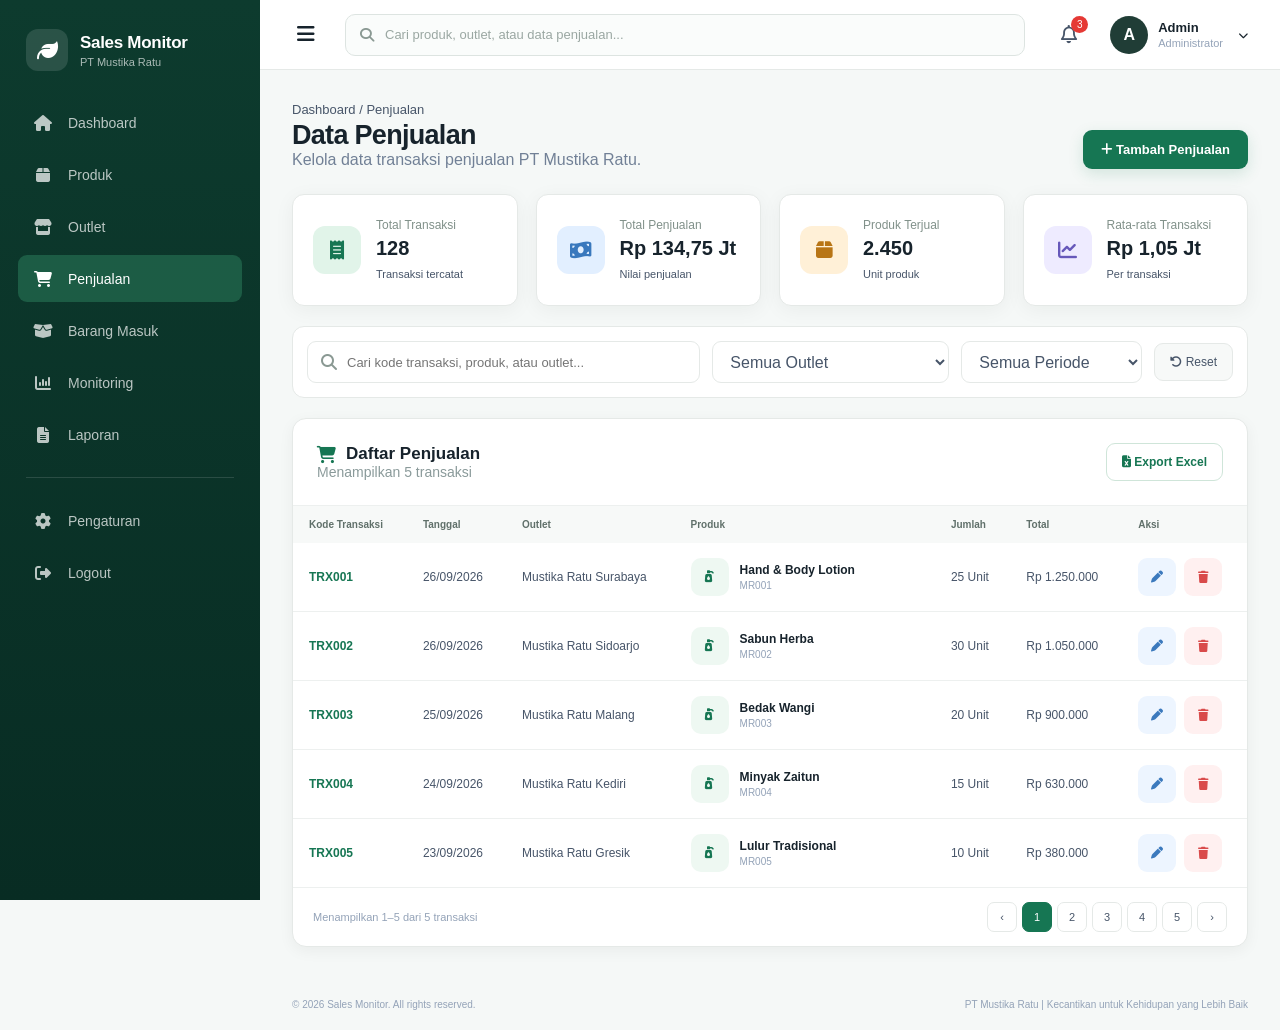
<file: penjualan.html>
<!DOCTYPE html>
<html lang="id">

<head>
    <meta charset="UTF-8">
    <meta name="viewport" content="width=device-width, initial-scale=1.0">

    <title>Penjualan - Sales Monitor</title>

    <link rel="stylesheet" href="style.css">

    <script src="script.js" defer></script>

    <link rel="stylesheet"
        href="https://cdnjs.cloudflare.com/ajax/libs/font-awesome/6.5.2/css/all.min.css">
</head>


<body>

<div class="app">

    <!-- SIDEBAR -->
    <aside class="sidebar">

        <div class="brand">

            <div class="brand-logo">
                <i class="fa-solid fa-leaf"></i>
            </div>

            <div>
                <h2>Sales Monitor</h2>
                <span>PT Mustika Ratu</span>
            </div>

        </div>


        <nav class="menu">

            <a href="index.html" class="menu-item">
                <i class="fa-solid fa-house"></i>
                <span>Dashboard</span>
            </a>

            <a href="produk.html" class="menu-item">
                <i class="fa-solid fa-box"></i>
                <span>Produk</span>
            </a>

            <a href="outlet.html" class="menu-item">
                <i class="fa-solid fa-store"></i>
                <span>Outlet</span>
            </a>

            <a href="penjualan.html" class="menu-item active">
                <i class="fa-solid fa-cart-shopping"></i>
                <span>Penjualan</span>
            </a>

            <a href="barang-masuk.html" class="menu-item">
                <i class="fa-solid fa-box-open"></i>
                <span>Barang Masuk</span>
            </a>

           <a href="monitoring.html" class="menu-item">
                <i class="fa-solid fa-chart-column"></i>
                <span>Monitoring</span>
            </a>

            <a href="laporan.html" class="menu-item">
                <i class="fa-solid fa-file-lines"></i>
                <span>Laporan</span>
            </a>

            <div class="menu-divider"></div>

            <a href="pengaturan.html" class="menu-item">
                <i class="fa-solid fa-gear"></i>
                <span>Pengaturan</span>
            </a>

           <a href="#" class="menu-item" onclick="logout(event)">
    <i class="fa-solid fa-right-from-bracket"></i>
    <span>Logout</span>
</a>

        </nav>

    </aside>


    <!-- MAIN -->
    <main class="main-content">


        <!-- TOPBAR -->
        <header class="topbar">

            <button class="menu-btn">
                <i class="fa-solid fa-bars"></i>
            </button>


            <div class="search-box">

                <i class="fa-solid fa-magnifying-glass"></i>

                <input
                    type="text"
                    placeholder="Cari produk, outlet, atau data penjualan..."
                >

            </div>


            <div class="topbar-right">

                <div class="notification">

                    <i class="fa-regular fa-bell"></i>

                    <span>3</span>

                </div>


                <div class="profile">

                    <div class="profile-avatar">
                        A
                    </div>

                    <div class="profile-info">

                        <strong>Admin</strong>
                        <span>Administrator</span>

                    </div>

                    <i class="fa-solid fa-chevron-down"></i>

                </div>

            </div>

        </header>



        <!-- CONTENT -->
        <section class="content">


            <!-- HEADER -->
            <div class="page-header">

                <div>

                    <div class="breadcrumb">
                        Dashboard / Penjualan
                    </div>

                    <h1>Data Penjualan</h1>

                    <p>
                        Kelola data transaksi penjualan PT Mustika Ratu.
                    </p>

                </div>


                <button
                    class="btn-primary"
                    onclick="openSalesModal()">

                    <i class="fa-solid fa-plus"></i>

                    Tambah Penjualan

                </button>

            </div>



            <!-- SUMMARY -->
            <div class="summary-grid">


                <div class="summary-card">

                    <div class="summary-icon green">
                        <i class="fa-solid fa-receipt"></i>
                    </div>

                    <div>

                        <span>Total Transaksi</span>

                        <strong>128</strong>

                        <small>Transaksi tercatat</small>

                    </div>

                </div>



                <div class="summary-card">

                    <div class="summary-icon blue">
                        <i class="fa-solid fa-money-bill-wave"></i>
                    </div>

                    <div>

                        <span>Total Penjualan</span>

                        <strong>Rp 134,75 Jt</strong>

                        <small>Nilai penjualan</small>

                    </div>

                </div>



                <div class="summary-card">

                    <div class="summary-icon orange">
                        <i class="fa-solid fa-box"></i>
                    </div>

                    <div>

                        <span>Produk Terjual</span>

                        <strong>2.450</strong>

                        <small>Unit produk</small>

                    </div>

                </div>



                <div class="summary-card">

                    <div class="summary-icon purple">
                        <i class="fa-solid fa-chart-line"></i>
                    </div>

                    <div>

                        <span>Rata-rata Transaksi</span>

                        <strong>Rp 1,05 Jt</strong>

                        <small>Per transaksi</small>

                    </div>

                </div>


            </div>



            <!-- FILTER -->
            <div class="filter-section">


                <div class="filter-search">

                    <i class="fa-solid fa-magnifying-glass"></i>

                    <input
                        id="searchSales"
                        type="text"
                        placeholder="Cari kode transaksi, produk, atau outlet..."
                    >

                </div>


                <select id="outletSalesFilter">

                    <option>Semua Outlet</option>

                    <option>
                        Mustika Ratu Surabaya
                    </option>

                    <option>
                        Mustika Ratu Sidoarjo
                    </option>

                    <option>
                        Mustika Ratu Malang
                    </option>

                    <option>
                        Mustika Ratu Kediri
                    </option>

                    <option>
                        Mustika Ratu Gresik
                    </option>

                </select>


                <select id="dateSalesFilter">

                    <option>Semua Periode</option>

                    <option>Hari Ini</option>

                    <option>Minggu Ini</option>

                    <option>Bulan Ini</option>

                </select>


                <button
                    class="btn-reset"
                    onclick="resetSalesFilter()">

                    <i class="fa-solid fa-rotate-left"></i>

                    Reset

                </button>

            </div>



            <!-- TABLE -->
            <div class="table-card">


                <div class="table-header">

                    <div>

                        <h2>

                            <i class="fa-solid fa-cart-shopping"></i>

                            Daftar Penjualan

                        </h2>

                        <p id="salesCount">
                            Menampilkan 5 transaksi
                        </p>

                    </div>


                    <button
                        class="btn-export"
                        onclick="exportSalesCSV()">

                        <i class="fa-solid fa-file-excel"></i>

                        Export Excel

                    </button>

                </div>



                <div class="table-wrapper">

                    <table>

                        <thead>

                            <tr>

                                <th>Kode Transaksi</th>

                                <th>Tanggal</th>

                                <th>Outlet</th>

                                <th>Produk</th>

                                <th>Jumlah</th>

                                <th>Total</th>

                                <th>Aksi</th>

                            </tr>

                        </thead>


                        <tbody id="salesTable">


                            <tr>

                                <td>

                                    <strong class="product-code">
                                        TRX001
                                    </strong>

                                </td>


                                <td>
                                    26/09/2026
                                </td>


                                <td>
                                    Mustika Ratu Surabaya
                                </td>


                                <td>

                                    <div class="product-name">

                                        <div class="product-image">

                                            <i class="fa-solid fa-pump-soap"></i>

                                        </div>

                                        <div>

                                            <strong>
                                                Hand & Body Lotion
                                            </strong>

                                            <span>
                                                MR001
                                            </span>

                                        </div>

                                    </div>

                                </td>


                                <td>
                                    25 Unit
                                </td>


                                <td>
                                    Rp 1.250.000
                                </td>


                                <td>

                                    <div class="table-actions">

                                        <button
                                            class="edit-btn"
                                            title="Edit">

                                            <i class="fa-solid fa-pen"></i>

                                        </button>


                                        <button
                                            class="delete-btn"
                                            title="Hapus">

                                            <i class="fa-solid fa-trash"></i>

                                        </button>

                                    </div>

                                </td>

                            </tr>



                            <tr>

                                <td>

                                    <strong class="product-code">
                                        TRX002
                                    </strong>

                                </td>

                                <td>
                                    26/09/2026
                                </td>

                                <td>
                                    Mustika Ratu Sidoarjo
                                </td>

                                <td>

                                    <div class="product-name">

                                        <div class="product-image">

                                            <i class="fa-solid fa-pump-soap"></i>

                                        </div>

                                        <div>

                                            <strong>
                                                Sabun Herba
                                            </strong>

                                            <span>
                                                MR002
                                            </span>

                                        </div>

                                    </div>

                                </td>

                                <td>
                                    30 Unit
                                </td>

                                <td>
                                    Rp 1.050.000
                                </td>

                                <td>

                                    <div class="table-actions">

                                        <button class="edit-btn">
                                            <i class="fa-solid fa-pen"></i>
                                        </button>

                                        <button class="delete-btn">
                                            <i class="fa-solid fa-trash"></i>
                                        </button>

                                    </div>

                                </td>

                            </tr>



                            <tr>

                                <td>

                                    <strong class="product-code">
                                        TRX003
                                    </strong>

                                </td>

                                <td>
                                    25/09/2026
                                </td>

                                <td>
                                    Mustika Ratu Malang
                                </td>

                                <td>

                                    <div class="product-name">

                                        <div class="product-image">

                                            <i class="fa-solid fa-pump-soap"></i>

                                        </div>

                                        <div>

                                            <strong>
                                                Bedak Wangi
                                            </strong>

                                            <span>
                                                MR003
                                            </span>

                                        </div>

                                    </div>

                                </td>

                                <td>
                                    20 Unit
                                </td>

                                <td>
                                    Rp 900.000
                                </td>

                                <td>

                                    <div class="table-actions">

                                        <button class="edit-btn">
                                            <i class="fa-solid fa-pen"></i>
                                        </button>

                                        <button class="delete-btn">
                                            <i class="fa-solid fa-trash"></i>
                                        </button>

                                    </div>

                                </td>

                            </tr>



                            <tr>

                                <td>

                                    <strong class="product-code">
                                        TRX004
                                    </strong>

                                </td>

                                <td>
                                    24/09/2026
                                </td>

                                <td>
                                    Mustika Ratu Kediri
                                </td>

                                <td>

                                    <div class="product-name">

                                        <div class="product-image">

                                            <i class="fa-solid fa-pump-soap"></i>

                                        </div>

                                        <div>

                                            <strong>
                                                Minyak Zaitun
                                            </strong>

                                            <span>
                                                MR004
                                            </span>

                                        </div>

                                    </div>

                                </td>

                                <td>
                                    15 Unit
                                </td>

                                <td>
                                    Rp 630.000
                                </td>

                                <td>

                                    <div class="table-actions">

                                        <button class="edit-btn">
                                            <i class="fa-solid fa-pen"></i>
                                        </button>

                                        <button class="delete-btn">
                                            <i class="fa-solid fa-trash"></i>
                                        </button>

                                    </div>

                                </td>

                            </tr>



                            <tr>

                                <td>

                                    <strong class="product-code">
                                        TRX005
                                    </strong>

                                </td>

                                <td>
                                    23/09/2026
                                </td>

                                <td>
                                    Mustika Ratu Gresik
                                </td>

                                <td>

                                    <div class="product-name">

                                        <div class="product-image">

                                            <i class="fa-solid fa-pump-soap"></i>

                                        </div>

                                        <div>

                                            <strong>
                                                Lulur Tradisional
                                            </strong>

                                            <span>
                                                MR005
                                            </span>

                                        </div>

                                    </div>

                                </td>

                                <td>
                                    10 Unit
                                </td>

                                <td>
                                    Rp 380.000
                                </td>

                                <td>

                                    <div class="table-actions">

                                        <button class="edit-btn">
                                            <i class="fa-solid fa-pen"></i>
                                        </button>

                                        <button class="delete-btn">
                                            <i class="fa-solid fa-trash"></i>
                                        </button>

                                    </div>

                                </td>

                            </tr>


                        </tbody>

                    </table>

                </div>



                <div class="table-footer">

                    <span id="salesFooterCount">
                        Menampilkan 1–5 dari 5 transaksi
                    </span>


                    <div class="pagination">

                        <button>‹</button>

                        <button class="active">
                            1
                        </button>

                        <button>2</button>

                        <button>3</button>

                        <button>4</button>

                        <button>5</button>

                        <button>›</button>

                    </div>

                </div>


            </div>

        </section>



        <!-- FOOTER -->
        <footer class="footer">

            <span>
                © 2026 Sales Monitor. All rights reserved.
            </span>

            <span>
                PT Mustika Ratu | Kecantikan untuk Kehidupan yang Lebih Baik
            </span>

        </footer>


    </main>

</div>



<!-- MODAL TAMBAH PENJUALAN -->

<div
    class="modal-overlay"
    id="salesModal">


    <div class="product-modal">


        <div class="modal-header">

            <div>

                <h2>
                    Tambah Penjualan
                </h2>

                <p>
                    Masukkan informasi transaksi penjualan
                </p>

            </div>


            <button
                class="modal-close"
                onclick="closeSalesModal()">

                <i class="fa-solid fa-xmark"></i>

            </button>

        </div>



        <form id="salesForm">


            <div class="form-grid">


                <div class="form-group">

                    <label>
                        Kode Transaksi
                    </label>

                    <input
                        type="text"
                        id="kodeTransaksi"
                        placeholder="Contoh: TRX006"
                        required>

                </div>



                <div class="form-group">

                    <label>
                        Tanggal
                    </label>

                    <input
                        type="date"
                        id="tanggalPenjualan"
                        required>

                </div>



                <div class="form-group">

                    <label>
                        Outlet
                    </label>

                    <select
                        id="outletPenjualan"
                        required>

                        <option value="">
                            Pilih Outlet
                        </option>

                        <option>
                            Mustika Ratu Surabaya
                        </option>

                        <option>
                            Mustika Ratu Sidoarjo
                        </option>

                        <option>
                            Mustika Ratu Malang
                        </option>

                        <option>
                            Mustika Ratu Kediri
                        </option>

                        <option>
                            Mustika Ratu Gresik
                        </option>

                    </select>

                </div>



                <div class="form-group">

                    <label>
                        Produk
                    </label>

                    <select
                        id="produkPenjualan"
                        required>

                        <option value="">
                            Pilih Produk
                        </option>

                        <option value="Hand & Body Lotion">
                            Hand & Body Lotion
                        </option>

                        <option value="Sabun Herba">
                            Sabun Herba
                        </option>

                        <option value="Bedak Wangi">
                            Bedak Wangi
                        </option>

                        <option value="Minyak Zaitun">
                            Minyak Zaitun
                        </option>

                        <option value="Lulur Tradisional">
                            Lulur Tradisional
                        </option>

                    </select>

                </div>



                <div class="form-group">

                    <label>
                        Jumlah
                    </label>

                    <input
                        type="number"
                        id="jumlahPenjualan"
                        min="1"
                        placeholder="Jumlah unit"
                        required>

                </div>



                <div class="form-group">

                    <label>
                        Total Penjualan
                    </label>

                    <input
                        type="number"
                        id="totalPenjualan"
                        placeholder="Total harga"
                        required>

                </div>


            </div>



            <div class="modal-footer">

                <button
                    type="button"
                    class="btn-cancel"
                    onclick="closeSalesModal()">

                    Batal

                </button>


                <button
                    type="submit"
                    class="btn-primary">

                    <i class="fa-solid fa-floppy-disk"></i>

                    Simpan Penjualan

                </button>

            </div>


        </form>

    </div>

</div>

<script src="script.js"></script>
<script>
function logout(event) {
    event.preventDefault();

    const yakin = confirm(
        "Apakah Anda yakin ingin logout?"
    );

    if (yakin) {
        window.location.href = "login.html";
    }
}
</script>
</body>

</html>
</file>
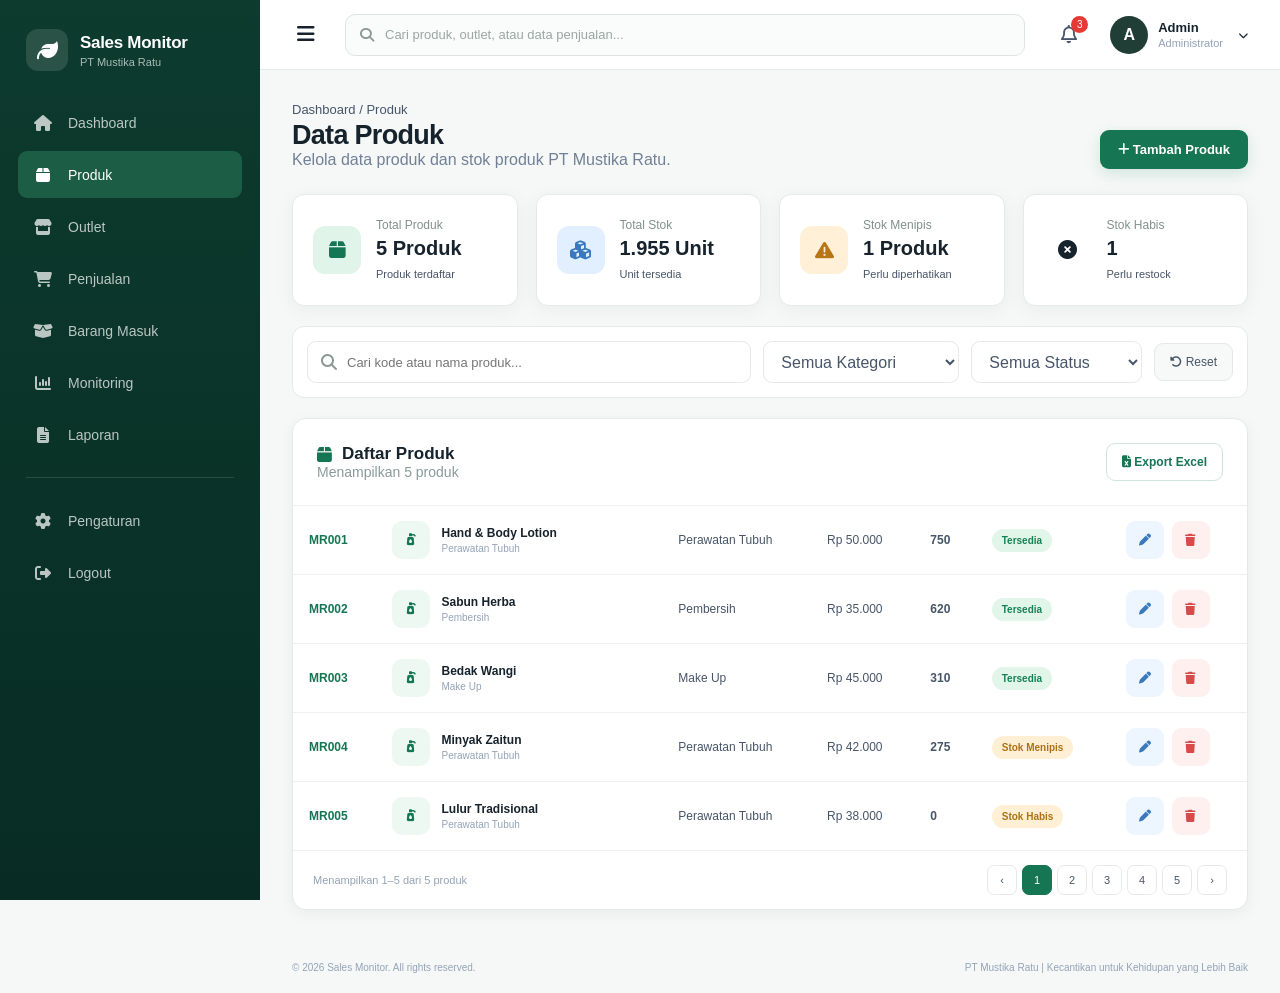
<file: produk.html>
<!DOCTYPE html>
<html lang="id">

<head>
    <meta charset="UTF-8">
    <meta name="viewport" content="width=device-width, initial-scale=1.0">

    <title>Produk - Sales Monitor</title>

    <link rel="stylesheet" href="style.css">
    <script src="script.js" defer></script>

    <link rel="stylesheet"
        href="https://cdnjs.cloudflare.com/ajax/libs/font-awesome/6.5.2/css/all.min.css">
</head>

<body>

<div class="app">

    <!-- ================= SIDEBAR ================= -->
    <aside class="sidebar">

        <div class="brand">

            <div class="brand-logo">
                <i class="fa-solid fa-leaf"></i>
            </div>

            <div>
                <h2>Sales Monitor</h2>
                <span>PT Mustika Ratu</span>
            </div>

        </div>

        <nav class="menu">

            <a href="index.html" class="menu-item">
                <i class="fa-solid fa-house"></i>
                <span>Dashboard</span>
            </a>

            <a href="produk.html" class="menu-item active">
                <i class="fa-solid fa-box"></i>
                <span>Produk</span>
            </a>

            <a href="outlet.html" class="menu-item">
                <i class="fa-solid fa-store"></i>
                <span>Outlet</span>
            </a>

           <a href="penjualan.html" class="menu-item">
    <i class="fa-solid fa-cart-shopping"></i>
    <span>Penjualan</span>
</a>

            <a href="barang-masuk.html" class="menu-item">
                <i class="fa-solid fa-box-open"></i>
                <span>Barang Masuk</span>
            </a>

            <a href="monitoring.html" class="menu-item">
                <i class="fa-solid fa-chart-column"></i>
                <span>Monitoring</span>
            </a>

           <a href="laporan.html" class="menu-item">
                <i class="fa-solid fa-file-lines"></i>
                <span>Laporan</span>
            </a>

            <div class="menu-divider"></div>

            <a href="pengaturan.html" class="menu-item">
                <i class="fa-solid fa-gear"></i>
                <span>Pengaturan</span>
            </a>

            <a href="#" class="menu-item" onclick="logout(event)">
    <i class="fa-solid fa-right-from-bracket"></i>
    <span>Logout</span>
</a>

        </nav>

    </aside>


    <!-- ================= MAIN CONTENT ================= -->
    <main class="main-content">

        <!-- TOPBAR -->
        <header class="topbar">

            <button class="menu-btn">
                <i class="fa-solid fa-bars"></i>
            </button>

            <div class="search-box">

                <i class="fa-solid fa-magnifying-glass"></i>

                <input
                    type="text"
                    placeholder="Cari produk, outlet, atau data penjualan..."
                >

            </div>

            <div class="topbar-right">

                <div class="notification">

                    <i class="fa-regular fa-bell"></i>

                    <span>3</span>

                </div>

                <div class="profile">

                    <div class="profile-avatar">
                        A
                    </div>

                    <div class="profile-info">

                        <strong>Admin</strong>

                        <span>Administrator</span>

                    </div>

                    <i class="fa-solid fa-chevron-down"></i>

                </div>

            </div>

        </header>


        <!-- ================= CONTENT ================= -->
        <section class="content">

            <!-- PAGE HEADER -->
            <div class="page-header">

                <div>

                    <div class="breadcrumb">
                        Dashboard / Produk
                    </div>

                    <h1>
                        Data Produk
                    </h1>

                    <p>
                        Kelola data produk dan stok produk PT Mustika Ratu.
                    </p>

                </div>

                <button
    type="button"
    id="addProductBtn"
    class="btn-primary">

    <i class="fa-solid fa-plus"></i>

    Tambah Produk

</button>
            </div>


            <!-- ================= SUMMARY ================= -->

            <div class="summary-grid">

                <!-- TOTAL PRODUK -->
                <div class="summary-card">

                    <div class="summary-icon green">

                        <i class="fa-solid fa-box"></i>

                    </div>

                    <div>

                        <span>Total Produk</span>

                        <strong id="totalProduct">
                            5
                        </strong>

                        <small>
                            Produk terdaftar
                        </small>

                    </div>

                </div>


                <!-- TOTAL STOK -->
                <div class="summary-card">

                    <div class="summary-icon blue">

                        <i class="fa-solid fa-cubes"></i>

                    </div>

                    <div>

                        <span>Total Stok</span>

                        <strong id="totalStock">
                            115
                        </strong>

                        <small>
                            Unit tersedia
                        </small>

                    </div>

                </div>


                <!-- STOK MENIPIS -->
                <div class="summary-card">

                    <div class="summary-icon orange">

                        <i class="fa-solid fa-triangle-exclamation"></i>

                    </div>

                    <div>

                        <span>Stok Menipis</span>

                        <strong id="lowStock">
                            1
                        </strong>

                        <small>
                            Perlu diperhatikan
                        </small>

                    </div>

                </div>


                <!-- STOK HABIS -->
                <div class="summary-card">

                    <div class="summary-icon red">

                        <i class="fa-solid fa-circle-xmark"></i>

                    </div>

                    <div>

                        <span>Stok Habis</span>

                        <strong id="emptyStock">
                            1
                        </strong>

                        <small>
                            Perlu restock
                        </small>

                    </div>

                </div>

            </div>


            <!-- ================= FILTER ================= -->

            <div class="filter-section">

                <div class="filter-search">

                    <i class="fa-solid fa-magnifying-glass"></i>

                    <input
                        type="text"
                        id="searchProduct"
                        placeholder="Cari kode atau nama produk..."
                    >

                </div>


                <select id="categoryFilter">

                    <option value="">
                        Semua Kategori
                    </option>

                    <option>
                        Skincare
                    </option>

                    <option>
                        Make Up
                    </option>

                    <option>
                        Perawatan Tubuh
                    </option>

                    <option>
                        Pembersih
                    </option>

                </select>


                <select id="statusProductFilter">

                    <option value="">
                        Semua Status
                    </option>

                    <option>
                        Tersedia
                    </option>

                    <option>
                        Stok Menipis
                    </option>

                    <option>
                        Stok Habis
                    </option>

                </select>


                <button
                    class="btn-reset"
                    onclick="resetProductFilter()">

                    <i class="fa-solid fa-rotate-left"></i>

                    Reset

                </button>

            </div>


            <!-- ================= TABLE ================= -->

            <div class="table-card">

                <div class="table-header">

                    <div>

                        <h2>

                            <i class="fa-solid fa-box"></i>

                            Daftar Produk

                        </h2>

                        <p id="productCount">
                            Menampilkan 5 produk
                        </p>

                    </div>


                    <button
                        class="btn-export"
                        onclick="exportProductCSV()">

                        <i class="fa-solid fa-file-excel"></i>

                        Export Excel

                    </button>

                </div>


                <div class="table-wrapper">

                    <table id="productTable">

                        <thead>

                            <tr>

                                <th>
                                    Kode Produk
                                </th>

                                <th>
                                    Nama Produk
                                </th>

                                <th>
                                    Kategori
                                </th>

                                <th>
                                    Harga
                                </th>

                                <th>
                                    Stok
                                </th>

                                <th>
                                    Status
                                </th>

                                <th>
                                    Aksi
                                </th>

                            </tr>

                        </thead>


                        <tbody>

                            <!-- PRODUK 1 -->

                            <tr>

                                <td>

                                    <span class="product-code">
                                        MR001
                                    </span>

                                </td>


                                <td>

                                    <div class="product-name">

                                        <div class="product-image">

                                            <i class="fa-solid fa-leaf"></i>

                                        </div>

                                        <div>

                                            <strong>
                                                Mustika Ratu Whitening
                                            </strong>

                                            <span>
                                                Skincare
                                            </span>

                                        </div>

                                    </div>

                                </td>


                                <td>
                                    Skincare
                                </td>


                                <td>
                                    Rp 85.000
                                </td>


                                <td>
                                    45
                                </td>


                                <td>

                                    <span class="stock-status available">
                                        Tersedia
                                    </span>

                                </td>


                                <td>

                                    <div class="table-actions">

                                        <button
                                            class="edit-btn"
                                            type="button">

                                            <i class="fa-solid fa-pen"></i>

                                        </button>

                                        <button
                                            class="delete-btn"
                                            type="button">

                                            <i class="fa-solid fa-trash"></i>

                                        </button>

                                    </div>

                                </td>

                            </tr>


                            <!-- PRODUK 2 -->

                            <tr>

                                <td>

                                    <span class="product-code">
                                        MR002
                                    </span>

                                </td>


                                <td>

                                    <div class="product-name">

                                        <div class="product-image">

                                            <i class="fa-solid fa-paintbrush"></i>

                                        </div>

                                        <div>

                                            <strong>
                                                Purbasari Lipstick
                                            </strong>

                                            <span>
                                                Make Up
                                            </span>

                                        </div>

                                    </div>

                                </td>


                                <td>
                                    Make Up
                                </td>


                                <td>
                                    Rp 42.000
                                </td>


                                <td>
                                    28
                                </td>


                                <td>

                                    <span class="stock-status available">
                                        Tersedia
                                    </span>

                                </td>


                                <td>

                                    <div class="table-actions">

                                        <button
                                            class="edit-btn"
                                            type="button">

                                            <i class="fa-solid fa-pen"></i>

                                        </button>

                                        <button
                                            class="delete-btn"
                                            type="button">

                                            <i class="fa-solid fa-trash"></i>

                                        </button>

                                    </div>

                                </td>

                            </tr>


                            <!-- PRODUK 3 -->

                            <tr>

                                <td>

                                    <span class="product-code">
                                        MR003
                                    </span>

                                </td>


                                <td>

                                    <div class="product-name">

                                        <div class="product-image">

                                            <i class="fa-solid fa-bottle-droplet"></i>

                                        </div>

                                        <div>

                                            <strong>
                                                Hand & Body Lotion
                                            </strong>

                                            <span>
                                                Perawatan Tubuh
                                            </span>

                                        </div>

                                    </div>

                                </td>


                                <td>
                                    Perawatan Tubuh
                                </td>


                                <td>
                                    Rp 50.000
                                </td>


                                <td>
                                    25
                                </td>


                                <td>

                                    <span class="stock-status available">
                                        Tersedia
                                    </span>

                                </td>


                                <td>

                                    <div class="table-actions">

                                        <button
                                            class="edit-btn"
                                            type="button">

                                            <i class="fa-solid fa-pen"></i>

                                        </button>

                                        <button
                                            class="delete-btn"
                                            type="button">

                                            <i class="fa-solid fa-trash"></i>

                                        </button>

                                    </div>

                                </td>

                            </tr>


                            <!-- PRODUK 4 -->

                            <tr>

                                <td>

                                    <span class="product-code">
                                        MR004
                                    </span>

                                </td>


                                <td>

                                    <div class="product-name">

                                        <div class="product-image">

                                            <i class="fa-solid fa-soap"></i>

                                        </div>

                                        <div>

                                            <strong>
                                                Sabun Herba
                                            </strong>

                                            <span>
                                                Pembersih
                                            </span>

                                        </div>

                                    </div>

                                </td>


                                <td>
                                    Pembersih
                                </td>


                                <td>
                                    Rp 35.000
                                </td>


                                <td>
                                    15
                                </td>


                                <td>

                                    <span class="stock-status low">
                                        Stok Menipis
                                    </span>

                                </td>


                                <td>

                                    <div class="table-actions">

                                        <button
                                            class="edit-btn"
                                            type="button">

                                            <i class="fa-solid fa-pen"></i>

                                        </button>

                                        <button
                                            class="delete-btn"
                                            type="button">

                                            <i class="fa-solid fa-trash"></i>

                                        </button>

                                    </div>

                                </td>

                            </tr>


                            <!-- PRODUK 5 -->

                            <tr>

                                <td>

                                    <span class="product-code">
                                        MR005
                                    </span>

                                </td>


                                <td>

                                    <div class="product-name">

                                        <div class="product-image">

                                            <i class="fa-solid fa-box"></i>

                                        </div>

                                        <div>

                                            <strong>
                                                Bedak Beauty
                                            </strong>

                                            <span>
                                                Make Up
                                            </span>

                                        </div>

                                    </div>

                                </td>


                                <td>
                                    Make Up
                                </td>


                                <td>
                                    Rp 65.000
                                </td>


                                <td>
                                    0
                                </td>


                                <td>

                                    <span class="stock-status out">
                                        Stok Habis
                                    </span>

                                </td>


                                <td>

                                    <div class="table-actions">

                                        <button
                                            class="edit-btn"
                                            type="button">

                                            <i class="fa-solid fa-pen"></i>

                                        </button>

                                        <button
                                            class="delete-btn"
                                            type="button">

                                            <i class="fa-solid fa-trash"></i>

                                        </button>

                                    </div>

                                </td>

                            </tr>

                        </tbody>

                    </table>

                </div>


                <!-- TABLE FOOTER -->

                <div class="table-footer">

                    <span id="productFooterCount">
                        Menampilkan 1–5 dari 5 produk
                    </span>

                    <div class="pagination">

                        <button>
                            ‹
                        </button>

                        <button class="active">
                            1
                        </button>

                        <button>
                            2
                        </button>

                        <button>
                            3
                        </button>

                        <button>
                            4
                        </button>

                        <button>
                            5
                        </button>

                        <button>
                            ›
                        </button>

                    </div>

                </div>

            </div>

        </section>


        <!-- ================= FOOTER ================= -->

        <footer class="footer">

            <span>
                © 2026 Sales Monitor. All rights reserved.
            </span>

            <span>
                PT Mustika Ratu | Kecantikan untuk Kehidupan yang Lebih Baik
            </span>

        </footer>

    </main>

</div>


<!-- ================= MODAL TAMBAH PRODUK ================= -->

<div
    class="modal-overlay"
    id="productModal">

    <div class="product-modal">

        <div class="modal-header">

            <div>

                <h2 id="productModalTitle">
                    Tambah Produk
                </h2>

                <p>
                    Masukkan informasi produk
                </p>

            </div>


            <button
                class="modal-close"
                id="closeModal"
                type="button">

                <i class="fa-solid fa-xmark"></i>

            </button>

        </div>


        <form id="productForm">

            <input
                type="hidden"
                id="productId">


            <div class="form-grid">

                <!-- KODE -->

                <div class="form-group">

                    <label>
                        Kode Produk
                    </label>

                    <input
                        type="text"
                        id="productCode"
                        placeholder="Contoh: MR006"
                        required>

                </div>


                <!-- NAMA -->

                <div class="form-group">

                    <label>
                        Nama Produk
                    </label>

                    <input
                        type="text"
                        id="productName"
                        placeholder="Nama produk"
                        required>

                </div>


                <!-- KATEGORI -->

                <div class="form-group">

                    <label>
                        Kategori
                    </label>

                    <select
                        id="category"
                        required>

                        <option value="">
                            Pilih Kategori
                        </option>

                        <option>
                            Skincare
                        </option>

                        <option>
                            Make Up
                        </option>

                        <option>
                            Perawatan Tubuh
                        </option>

                        <option>
                            Pembersih
                        </option>

                    </select>

                </div>


                <!-- HARGA -->

                <div class="form-group">

                    <label>
                        Harga
                    </label>

                    <input
                        type="number"
                        id="price"
                        placeholder="Contoh: 50000"
                        min="0"
                        required>

                </div>


                <!-- STOK -->

                <div class="form-group">

                    <label>
                        Stok
                    </label>

                    <input
                        type="number"
                        id="stock"
                        placeholder="Jumlah stok"
                        min="0"
                        required>

                </div>


                <!-- STATUS -->

                <div class="form-group">

                    <label>
                        Status
                    </label>

                    <select
                        id="status"
                        required>

                        <option value="">
                            Pilih Status
                        </option>

                        <option value="available">
                            Tersedia
                        </option>

                        <option value="low">
                            Stok Menipis
                        </option>

                        <option value="out">
                            Stok Habis
                        </option>

                    </select>

                </div>

            </div>


            <!-- MODAL FOOTER -->

            <div class="modal-footer">

                <button
                    type="button"
                    class="btn-cancel"
                    id="cancelBtn">

                    Batal

                </button>


                <button
                    type="submit"
                    class="btn-primary">

                    <i class="fa-solid fa-floppy-disk"></i>

                    Simpan Produk

                </button>

            </div>

        </form>

    </div>

</div>

<script>
function logout(event) {
    event.preventDefault();

    const yakin = confirm(
        "Apakah Anda yakin ingin logout?"
    );

    if (yakin) {
        window.location.href = "login.html";
    }
}
</script>

</body>
</html>
</file>
<file: style.css>
*{margin:0;padding:0;box-sizing:border-box}
:root{--green-dark:#0d3b2e;--green:#167653;--green-light:#e9f6ef;--text-dark:#17232c;--text:#475569;--text-light:#94a3b8;--background:#f5f8f7;--white:#fff;--border:#e5e9e7;--blue:#eaf3ff;--orange:#fff5e6;--purple:#f3f1ff;--danger:#d94b4b;--shadow:0 4px 20px rgba(15,35,28,.05)}
html,body{width:100%;min-height:100%;margin:0;padding:0}
body{font-family:Inter,Arial,sans-serif;background:var(--background);color:var(--text-dark);overflow-x:hidden}
button,input,select{font:inherit}
button{cursor:pointer}
.app{min-height:100vh;width:100%}
.sidebar{width:260px;height:100vh;position:fixed;left:0;top:0;bottom:0;background:linear-gradient(180deg,#0d3b2e 0%,#082c23 100%);color:#fff;padding:24px 18px;display:flex;flex-direction:column;z-index:100;overflow-y:auto}
.brand{display:flex;align-items:center;gap:12px;padding:5px 8px 28px}.brand-logo{width:42px;height:42px;border-radius:12px;display:flex;align-items:center;justify-content:center;background:rgba(255,255,255,.12);font-size:21px}.brand h2{font-size:17px;font-weight:700;letter-spacing:-.3px}.brand span{display:block;font-size:11px;color:rgba(255,255,255,.65);margin-top:3px}
.menu{display:flex;flex-direction:column;gap:5px}.menu-item{height:47px;display:flex;align-items:center;gap:15px;padding:0 15px;border-radius:9px;text-decoration:none;color:rgba(255,255,255,.72);font-size:14px;font-weight:500;transition:.2s}.menu-item i{width:20px;text-align:center;font-size:16px}.menu-item:hover{background:rgba(255,255,255,.08);color:#fff}.menu-item.active{background:rgba(55,154,111,.38);color:#fff}.menu-divider{height:1px;background:rgba(255,255,255,.13);margin:14px 8px}
.main-content{margin-left:260px;width:calc(100% - 260px);min-height:100vh;min-width:0}
.topbar{height:70px;background:rgba(255,255,255,.97);border-bottom:1px solid var(--border);display:flex;align-items:center;padding:0 32px;gap:25px;position:sticky;top:0;z-index:50}.menu-btn{border:0;background:transparent;color:var(--text-dark);font-size:20px;width:28px}.search-box{height:42px;flex:1;max-width:735px;border:1px solid #dde4e1;background:#fafcfb;border-radius:10px;display:flex;align-items:center;padding:0 14px;gap:11px}.search-box i{color:#8a9993;font-size:14px}.search-box input{width:100%;border:0;outline:0;background:transparent;font-size:13px;color:var(--text-dark)}.search-box input::placeholder{color:#9aa7a2}.topbar-right{margin-left:auto;display:flex;align-items:center;gap:22px}.notification{width:38px;height:38px;position:relative;display:flex;align-items:center;justify-content:center;color:var(--text);font-size:18px}.notification span{position:absolute;top:0;right:0;width:17px;height:17px;background:#e53935;color:#fff;border-radius:50%;font-size:10px;display:flex;align-items:center;justify-content:center}.profile{display:flex;align-items:center;gap:10px}.profile-avatar{width:38px;height:38px;border-radius:50%;background:#203d36;color:#fff;display:flex;align-items:center;justify-content:center;font-weight:600}.profile-info{display:flex;flex-direction:column;gap:2px}.profile-info strong{font-size:13px}.profile-info span{font-size:11px;color:var(--text-light)}.profile>i{font-size:10px;margin-left:5px}
.content{padding:32px}.page-header{display:flex;align-items:flex-end;justify-content:space-between;margin-bottom:25px;gap:20px}.breadcrumb{font-size:13px;color:var(--text);margin-bottom:3px}.page-header h1{font-size:27px;letter-spacing:-.7px}.page-header p{margin-top:6px;font-size:14px;color:var(--text)}
.btn-primary{border:0;background:var(--green);color:#fff;padding:12px 18px;border-radius:9px;font-size:13px;font-weight:600;box-shadow:0 5px 15px rgba(22,118,83,.15)}.btn-primary:hover{background:#126445}.btn-reset,.btn-export{border:1px solid var(--border);background:#f7f9f8;color:var(--text);padding:11px 15px;border-radius:9px;font-size:12px}.btn-export{background:#fff;color:var(--green);border-color:#cfe5d9;font-weight:600}
.summary-grid{display:grid;grid-template-columns:repeat(4,minmax(0,1fr));gap:18px;margin-bottom:20px}.summary-card{min-height:112px;background:#fff;border:1px solid var(--border);border-radius:12px;padding:20px;display:flex;align-items:center;gap:15px;box-shadow:var(--shadow);min-width:0}.summary-icon{width:48px;height:48px;flex:0 0 48px;border-radius:12px;display:flex;align-items:center;justify-content:center;font-size:19px}.summary-icon.green{background:#e1f4e9;color:var(--green)}.summary-icon.blue{background:#e2efff;color:#3978bd}.summary-icon.orange{background:#fff0d7;color:#b87515}.summary-icon.purple{background:#eeebff;color:#6658ba}.summary-card>div:last-child{min-width:0}.summary-card span{display:block;color:#81918a;font-size:12px;margin-bottom:5px}.summary-card strong{display:block;font-size:20px;line-height:1.1;margin-bottom:5px}.summary-card small{font-size:11px;color:var(--text)}
.filter-section{display:flex;align-items:center;gap:12px;background:#fff;border:1px solid var(--border);border-radius:12px;padding:14px;margin-bottom:20px;flex-wrap:wrap}.filter-search{height:42px;flex:1;min-width:250px;border:1px solid var(--border);border-radius:9px;display:flex;align-items:center;padding:0 13px;gap:10px}.filter-search i{color:#8a9993}.filter-search input{width:100%;border:0;outline:0;font-size:13px;background:transparent}.filter-section select{height:42px;border:1px solid var(--border);border-radius:9px;background:#fff;padding:0 35px 0 13px;color:var(--text);min-width:145px;outline:0}
.table-card{background:#fff;border:1px solid var(--border);border-radius:13px;box-shadow:var(--shadow);overflow:hidden}.table-header{min-height:72px;padding:18px 22px;display:flex;align-items:center;justify-content:space-between;border-bottom:1px solid #edf0ef;gap:20px}.table-header h2{font-size:17px;display:flex;align-items:center;gap:10px}.table-header h2 i{color:var(--green)}.table-header p{font-size:11px;color:var(--text-light);margin-top:5px}.table-wrapper{overflow-x:auto}table{width:100%;min-width:850px;border-collapse:collapse;font-size:12px}thead{background:#f7f9f8}th{text-align:left;padding:13px 16px;color:#60706a;font-size:10px;font-weight:600;white-space:nowrap}td{padding:15px 16px;border-bottom:1px solid #edf0ef;color:#475569;vertical-align:middle}tbody tr:last-child td{border-bottom:0}.product-code{color:var(--green);font-size:12px}.product-name{display:flex;align-items:center;gap:11px;min-width:210px}.product-image{width:38px;height:38px;border-radius:10px;background:#eef8f2;color:var(--green);display:flex;align-items:center;justify-content:center;flex:0 0 38px}.product-name strong{display:block;color:var(--text-dark);font-size:12px}.product-name span{display:block;color:var(--text-light);font-size:10px;margin-top:3px}.stock-status{display:inline-flex;padding:6px 10px;border-radius:999px;font-size:10px;font-weight:600;white-space:nowrap}.stock-status.available{background:#e1f5e9;color:#168154}.stock-status.low{background:#fff0d5;color:#ad7215}.table-actions{display:flex;gap:8px}.edit-btn,.delete-btn{width:38px;height:38px;border:0;border-radius:9px;display:flex;align-items:center;justify-content:center}.edit-btn{background:#edf5ff;color:#3b79bd}.delete-btn{background:#fff0f0;color:#d94b4b}.table-footer{display:flex;align-items:center;justify-content:space-between;padding:14px 20px;border-top:1px solid #edf0ef;color:var(--text-light);font-size:11px}.pagination{display:flex;gap:5px}.pagination button{width:30px;height:30px;border:1px solid var(--border);background:#fff;border-radius:7px;color:var(--text);font-size:11px}.pagination button.active{background:var(--green);border-color:var(--green);color:#fff}
.footer{display:flex;justify-content:space-between;gap:20px;padding:20px 32px;color:var(--text-light);font-size:10px}
.modal-overlay{position:fixed;inset:0;background:rgba(9,35,27,.38);display:none;align-items:center;justify-content:center;z-index:300;padding:20px}.modal-overlay.show{display:flex}.product-modal{width:min(560px,100%);background:#fff;border-radius:14px;box-shadow:0 20px 60px rgba(0,0,0,.2);overflow:hidden}.modal-header{padding:20px 22px;border-bottom:1px solid var(--border);display:flex;justify-content:space-between;align-items:flex-start}.modal-header h2{font-size:18px}.modal-header p{font-size:11px;color:var(--text-light);margin-top:4px}.modal-close{border:0;background:#f3f6f5;width:34px;height:34px;border-radius:8px;color:var(--text);font-size:15px}.form-grid{display:grid;grid-template-columns:1fr 1fr;gap:16px;padding:22px}.form-group{display:flex;flex-direction:column;gap:7px}.form-group.full{grid-column:1/-1}.form-group label{font-size:11px;font-weight:600;color:var(--text-dark)}.form-group input,.form-group select{width:100%;height:42px;border:1px solid var(--border);border-radius:8px;padding:0 12px;outline:0;font-size:12px;background:#fff;color:var(--text-dark)}.modal-footer{display:flex;justify-content:flex-end;gap:10px;padding:0 22px 22px}.btn-cancel{border:1px solid var(--border);background:#fff;color:var(--text);padding:10px 17px;border-radius:8px;font-size:12px}
@media(max-width:1200px){.content{padding:28px}.summary-grid{grid-template-columns:repeat(2,minmax(0,1fr))}.search-box{max-width:600px}}
@media(max-width:768px){.sidebar{transform:translateX(-100%);transition:.25s}.sidebar.open{transform:translateX(0)}.main-content{width:100%;margin-left:0}.topbar{padding:0 18px;gap:14px}.search-box{max-width:none}.content{padding:22px 16px}.page-header{align-items:flex-start;flex-direction:column}.summary-grid{grid-template-columns:1fr}.filter-search{min-width:100%;}.footer{padding:18px 16px;flex-direction:column}.form-grid{grid-template-columns:1fr}.form-group.full{grid-column:auto}}

/* Dashboard tambahan */
.dashboard-grid{display:grid;grid-template-columns:minmax(0,1.55fr) minmax(320px,1fr);gap:18px;margin-top:18px}
.dashboard-card{background:#fff;border:1px solid var(--border);border-radius:13px;box-shadow:var(--shadow);overflow:hidden;min-width:0}
.dashboard-card-header{min-height:78px;padding:19px 22px;border-bottom:1px solid #edf0ef;display:flex;align-items:center;justify-content:space-between;gap:16px}
.dashboard-card-header h2{font-size:17px;display:flex;align-items:center;gap:10px;color:var(--text-dark)}
.dashboard-card-header h2 i{color:var(--green)}
.dashboard-card-header p{font-size:11px;color:var(--text-light);margin-top:5px}
.view-link{color:var(--green);font-size:12px;text-decoration:none;font-weight:600;white-space:nowrap}
.view-link:hover{text-decoration:underline}
.view-link i{font-size:10px;margin-left:4px}
.dashboard-table-wrap{overflow-x:auto}
.dashboard-table{width:100%;min-width:650px;border-collapse:collapse;font-size:12px}
.dashboard-table th{background:#f7f9f8;padding:12px 18px;text-align:left;color:#60706a;font-size:10px;font-weight:600}
.dashboard-table td{padding:14px 18px;border-bottom:1px solid #edf0ef;color:#64748b;white-space:nowrap}
.dashboard-table tr:last-child td{border-bottom:0}
.dashboard-table td strong{color:var(--text-dark);font-size:11px}
.bar-chart{padding:22px}
.bar-row{
    display:grid;
    grid-template-columns:280px 1fr;
    align-items:center;
    gap:16px;
    margin-bottom:24px;
    width:100%;
}

.bar-row:last-child{
    margin-bottom:0;
}

.bar-row .bar-label{
    display:flex;
    align-items:center;
    justify-content:space-between;
    gap:12px;
    min-width:0;
}

.bar-row .bar-label span{
    font-size:14px;
    color:var(--text);
    font-weight:500;
    white-space:nowrap;
    overflow:hidden;
    text-overflow:ellipsis;
}

.bar-row .bar-label b{
    font-size:14px;
    color:var(--text-dark);
    white-space:nowrap;
}

.bar-track{
    height:14px;
    background:#e8efec;
    border-radius:999px;
    overflow:hidden;
    width:100%;
}

.bar-fill{
    height:100%;
    background:var(--green);
    border-radius:999px;
    min-width:8px;
}
.bar-track{height:10px;background:#edf3ef;border-radius:999px;overflow:hidden}
.bar-fill{height:100%;background:var(--green);border-radius:999px;min-width:8px}
@media(max-width:1100px){.dashboard-grid{grid-template-columns:1fr}.sales-chart{order:2}}
/* =========================
   FIX MONITORING OUTLET
   ========================= */

.monitoring-outlet-row {
    display: flex;
    align-items: center;
    gap: 20px;
    width: 100%;
    margin-bottom: 28px;
}

.monitoring-outlet-name {
    width: 180px;
    min-width: 180px;
    font-size: 16px;
    line-height: 1.4;
}

.monitoring-outlet-value {
    width: 100px;
    min-width: 100px;
    font-size: 16px;
    font-weight: 600;
    white-space: nowrap;
}

.monitoring-progress {
    flex: 1;
    height: 14px;
    background: #e8efec;
    border-radius: 20px;
    overflow: hidden;
}

.monitoring-progress-bar {
    height: 100%;
    background: #198754;
    border-radius: 20px;
}
/* ================================
   LAPORAN
================================ */

.page {
    padding: 32px 40px;
}

.page-header {
    margin-bottom: 25px;
}

.page-header h2 {
    margin: 0 0 8px;
    font-size: 32px;
    color: #123f35;
}

.page-header p {
    margin: 0;
    color: #718096;
    font-size: 16px;
}


/* FILTER */

.filter-card {
    background: #ffffff;
    border-radius: 14px;
    padding: 22px;
    margin-bottom: 25px;

    display: flex;
    align-items: flex-end;
    gap: 20px;

    box-shadow: 0 4px 15px rgba(0, 0, 0, 0.05);
}

.filter-group {
    display: flex;
    flex-direction: column;
    gap: 8px;
}

.filter-group label {
    font-size: 14px;
    font-weight: 600;
    color: #334e68;
}

.filter-group select {
    min-width: 220px;
    padding: 11px 14px;

    border: 1px solid #d9e2e8;
    border-radius: 8px;

    background: #fff;
    font-size: 14px;
    color: #334e68;

    outline: none;
}

.filter-group select:focus {
    border-color: #1f7a5c;
}


/* TOMBOL FILTER */

.btn-filter {
    border: none;
    border-radius: 8px;

    padding: 11px 18px;

    background: #176b52;
    color: white;

    font-size: 14px;
    font-weight: 600;

    cursor: pointer;
}

.btn-filter:hover {
    background: #125640;
}


/* KARTU RINGKASAN */

.report-cards {
    display: grid;

    grid-template-columns: repeat(3, 1fr);

    gap: 20px;

    margin-bottom: 25px;
}

.report-card {
    background: #ffffff;

    border-radius: 14px;

    padding: 22px;

    display: flex;
    align-items: center;

    gap: 18px;

    box-shadow: 0 4px 15px rgba(0, 0, 0, 0.05);
}

.report-icon {
    width: 52px;
    height: 52px;

    border-radius: 12px;

    display: flex;
    align-items: center;
    justify-content: center;

    background: #e7f5ef;

    font-size: 25px;
}

.report-card p {
    margin: 0 0 6px;

    color: #718096;

    font-size: 14px;
}

.report-card h3 {
    margin: 0;

    color: #123f35;

    font-size: 24px;
}


/* TABEL LAPORAN */

.table-card {
    background: #ffffff;

    border-radius: 14px;

    padding: 0;

    overflow: hidden;

    box-shadow: 0 4px 15px rgba(0, 0, 0, 0.05);
}

.table-header {
    padding: 24px;

    display: flex;
    align-items: center;
    justify-content: space-between;
}

.table-header h3 {
    margin: 0 0 6px;

    font-size: 21px;

    color: #123f35;
}

.table-header p {
    margin: 0;

    color: #8a9a9a;

    font-size: 14px;
}


/* TOMBOL CETAK */

.btn-print {
    border: 1px solid #d9e2e8;

    background: white;

    color: #176b52;

    padding: 10px 16px;

    border-radius: 8px;

    font-weight: 600;

    cursor: pointer;
}

.btn-print:hover {
    background: #e7f5ef;
}


/* TABLE */

#laporanTable {
    width: 100%;

    border-collapse: collapse;
}

#laporanTable thead {
    background: #f4f7f6;
}

#laporanTable th {
    padding: 16px 20px;

    text-align: left;

    font-size: 13px;

    color: #526777;

    font-weight: 600;
}

#laporanTable td {
    padding: 17px 20px;

    border-top: 1px solid #edf1f0;

    font-size: 14px;

    color: #334e68;
}

#laporanTable tbody tr:hover {
    background: #f8fbfa;
}


/* RESPONSIVE */

@media (max-width: 900px) {

    .report-cards {
        grid-template-columns: 1fr;
    }

    .filter-card {
        flex-direction: column;
        align-items: stretch;
    }

    .filter-group select {
        width: 100%;
    }

    .btn-filter {
        width: 100%;
    }
}
/* =========================================================
   RAPAPI MONITORING PENJUALAN
   ========================================================= */

/* Halaman monitoring */
.monitor-page {
    padding: 36px 50px 50px;
    max-width: 1500px;
    margin: 0 auto;
}

/* Header monitoring */
.monitor-header {
    display: flex;
    justify-content: space-between;
    align-items: flex-start;
    gap: 30px;
    margin-bottom: 30px;
}

.monitor-header h1 {
    margin: 0;
    font-size: 36px;
    line-height: 1.2;
    font-weight: 700;
    color: var(--text-dark);
}

.monitor-header p {
    margin: 8px 0 0;
    font-size: 18px;
    line-height: 1.5;
    color: var(--text-light);
}

/* Tombol refresh */
.refresh-btn {
    flex-shrink: 0;
    height: 52px;
    padding: 0 22px;
    border: 1px solid var(--border);
    border-radius: 13px;
    background: #fff;
    color: var(--green);
    font-size: 16px;
    font-weight: 600;
    cursor: pointer;
    white-space: nowrap;
    transition: 0.2s ease;
}

.refresh-btn:hover {
    transform: translateY(-1px);
    box-shadow: 0 6px 18px rgba(0, 0, 0, 0.06);
}

/* =========================================================
   CARD RINGKASAN
   ========================================================= */

.monitor-grid {
    display: grid;
    grid-template-columns: repeat(4, minmax(0, 1fr));
    gap: 22px;
    margin-bottom: 28px;
}

.monitor-card {
    min-width: 0;
    min-height: 150px;
    padding: 27px 28px;
    background: #fff;
    border: 1px solid #e5ebe8;
    border-radius: 18px;
    box-shadow: 0 6px 20px rgba(0, 0, 0, 0.035);
}

.monitor-card h3 {
    margin: 0 0 12px;
    font-size: 17px;
    font-weight: 500;
    color: #71809a;
}

.monitor-card .value {
    margin: 0;
    font-size: 32px;
    line-height: 1.15;
    font-weight: 700;
    color: #073f35;
}

.monitor-card p {
    margin: 10px 0 0;
    font-size: 15px;
    line-height: 1.4;
    color: #71809a;
}

/* =========================================================
   BAGIAN PERFORMA + STATUS
   ========================================================= */

.monitor-layout {
    display: grid;
    grid-template-columns: minmax(0, 1.7fr) minmax(280px, 0.65fr);
    gap: 26px;
    align-items: stretch;
}

/* Semua card bagian bawah */
.monitor-panel {
    background: #fff;
    border: 1px solid #e5ebe8;
    border-radius: 18px;
    padding: 28px 30px;
    box-shadow: 0 6px 20px rgba(0, 0, 0, 0.035);
    min-width: 0;
}

/* Header card bawah */
.monitor-panel-header {
    display: flex;
    justify-content: space-between;
    align-items: center;
    gap: 20px;
    margin-bottom: 25px;
}

.monitor-panel-header h2 {
    margin: 0;
    font-size: 24px;
    line-height: 1.3;
    color: #073f35;
}

.monitor-panel-header span {
    font-size: 16px;
    color: #8292aa;
    white-space: nowrap;
}

/* =========================================================
   PERFORMA OUTLET
   ========================================================= */

.outlet-performance {
    display: flex;
    flex-direction: column;
    gap: 20px;
}

.outlet-performance-item {
    display: grid;
    grid-template-columns: minmax(210px, 1.3fr) 110px minmax(160px, 1fr);
    align-items: center;
    gap: 18px;
}

.outlet-name {
    min-width: 0;
    font-size: 16px;
    color: #334e68;
    white-space: nowrap;
    overflow: hidden;
    text-overflow: ellipsis;
}

.outlet-value {
    font-size: 16px;
    font-weight: 700;
    color: #102f2a;
    text-align: right;
    white-space: nowrap;
}

.progress-bar {
    width: 100%;
    height: 14px;
    background: #edf2f0;
    border-radius: 20px;
    overflow: hidden;
}

.progress-fill {
    height: 100%;
    background: #20805f;
    border-radius: 20px;
}

/* =========================================================
   STATUS OUTLET
   ========================================================= */

.status-list {
    display: flex;
    flex-direction: column;
    gap: 16px;
}

.status-item {
    display: flex;
    justify-content: space-between;
    align-items: center;
    gap: 15px;
    min-height: 62px;
    padding: 0 18px;
    background: #f8faf9;
    border-radius: 15px;
}

.status-label {
    display: flex;
    align-items: center;
    gap: 12px;
    font-size: 16px;
    font-weight: 600;
    color: #243b53;
}

.status-count {
    font-size: 15px;
    color: #8292aa;
    white-space: nowrap;
}

/* Titik status */
.status-dot {
    width: 12px;
    height: 12px;
    border-radius: 50%;
    flex-shrink: 0;
}

.status-dot.active {
    background: #20aa6a;
}

.status-dot.warning {
    background: #f0a914;
}

/* =========================================================
   RESPONSIVE
   ========================================================= */

@media (max-width: 1200px) {

    .monitor-page {
        padding: 32px 36px 45px;
    }

    .monitor-grid {
        grid-template-columns: repeat(2, minmax(0, 1fr));
    }

    .monitor-layout {
        grid-template-columns: 1fr;
    }
}

@media (max-width: 700px) {

    .monitor-page {
        padding: 25px 20px 40px;
    }

    .monitor-header {
        flex-direction: column;
        align-items: stretch;
    }

    .monitor-header h1 {
        font-size: 30px;
    }

    .monitor-header p {
        font-size: 16px;
    }

    .refresh-btn {
        width: fit-content;
    }

    .monitor-grid {
        grid-template-columns: 1fr;
    }

    .monitor-panel {
        padding: 22px 20px;
    }

    .monitor-panel-header {
        align-items: flex-start;
        flex-direction: column;
        gap: 8px;
    }

    .outlet-performance-item {
        grid-template-columns: 1fr;
        gap: 8px;
    }

    .outlet-value {
        text-align: left;
    }
}
</file>
